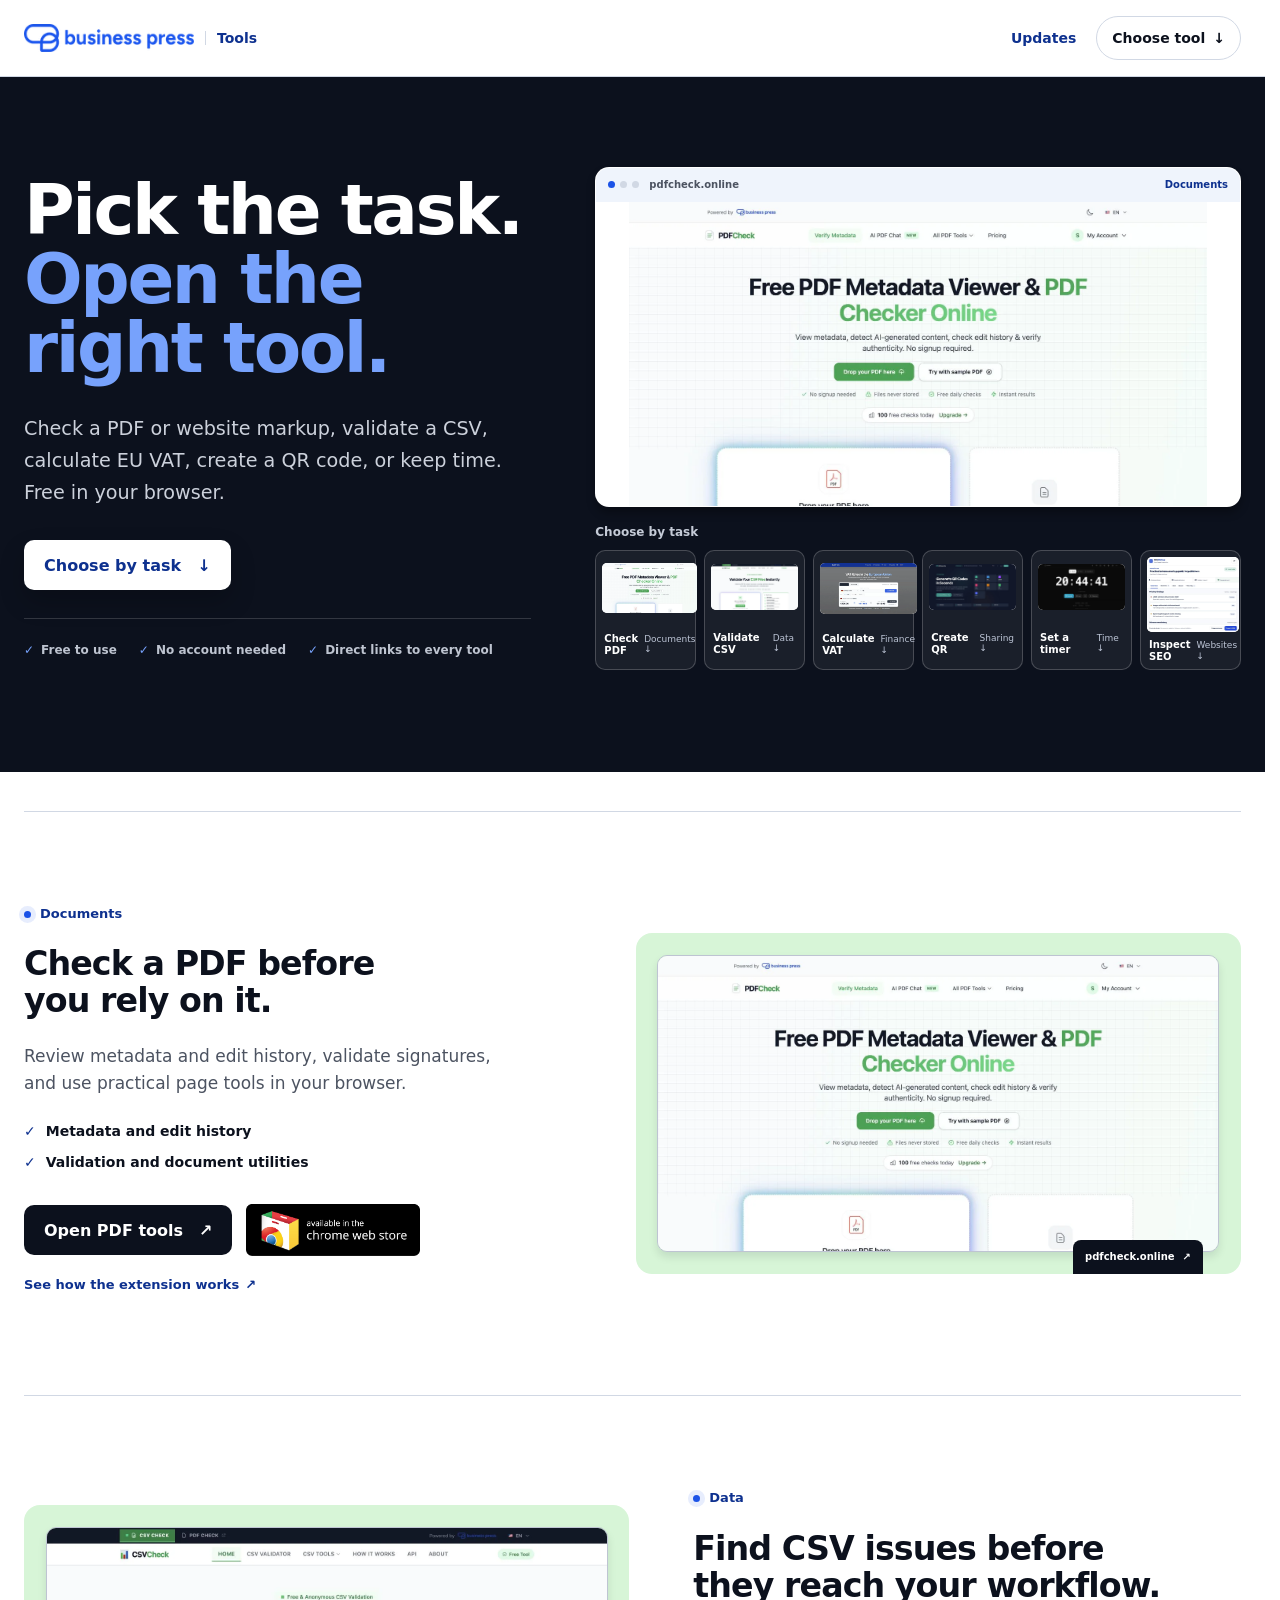
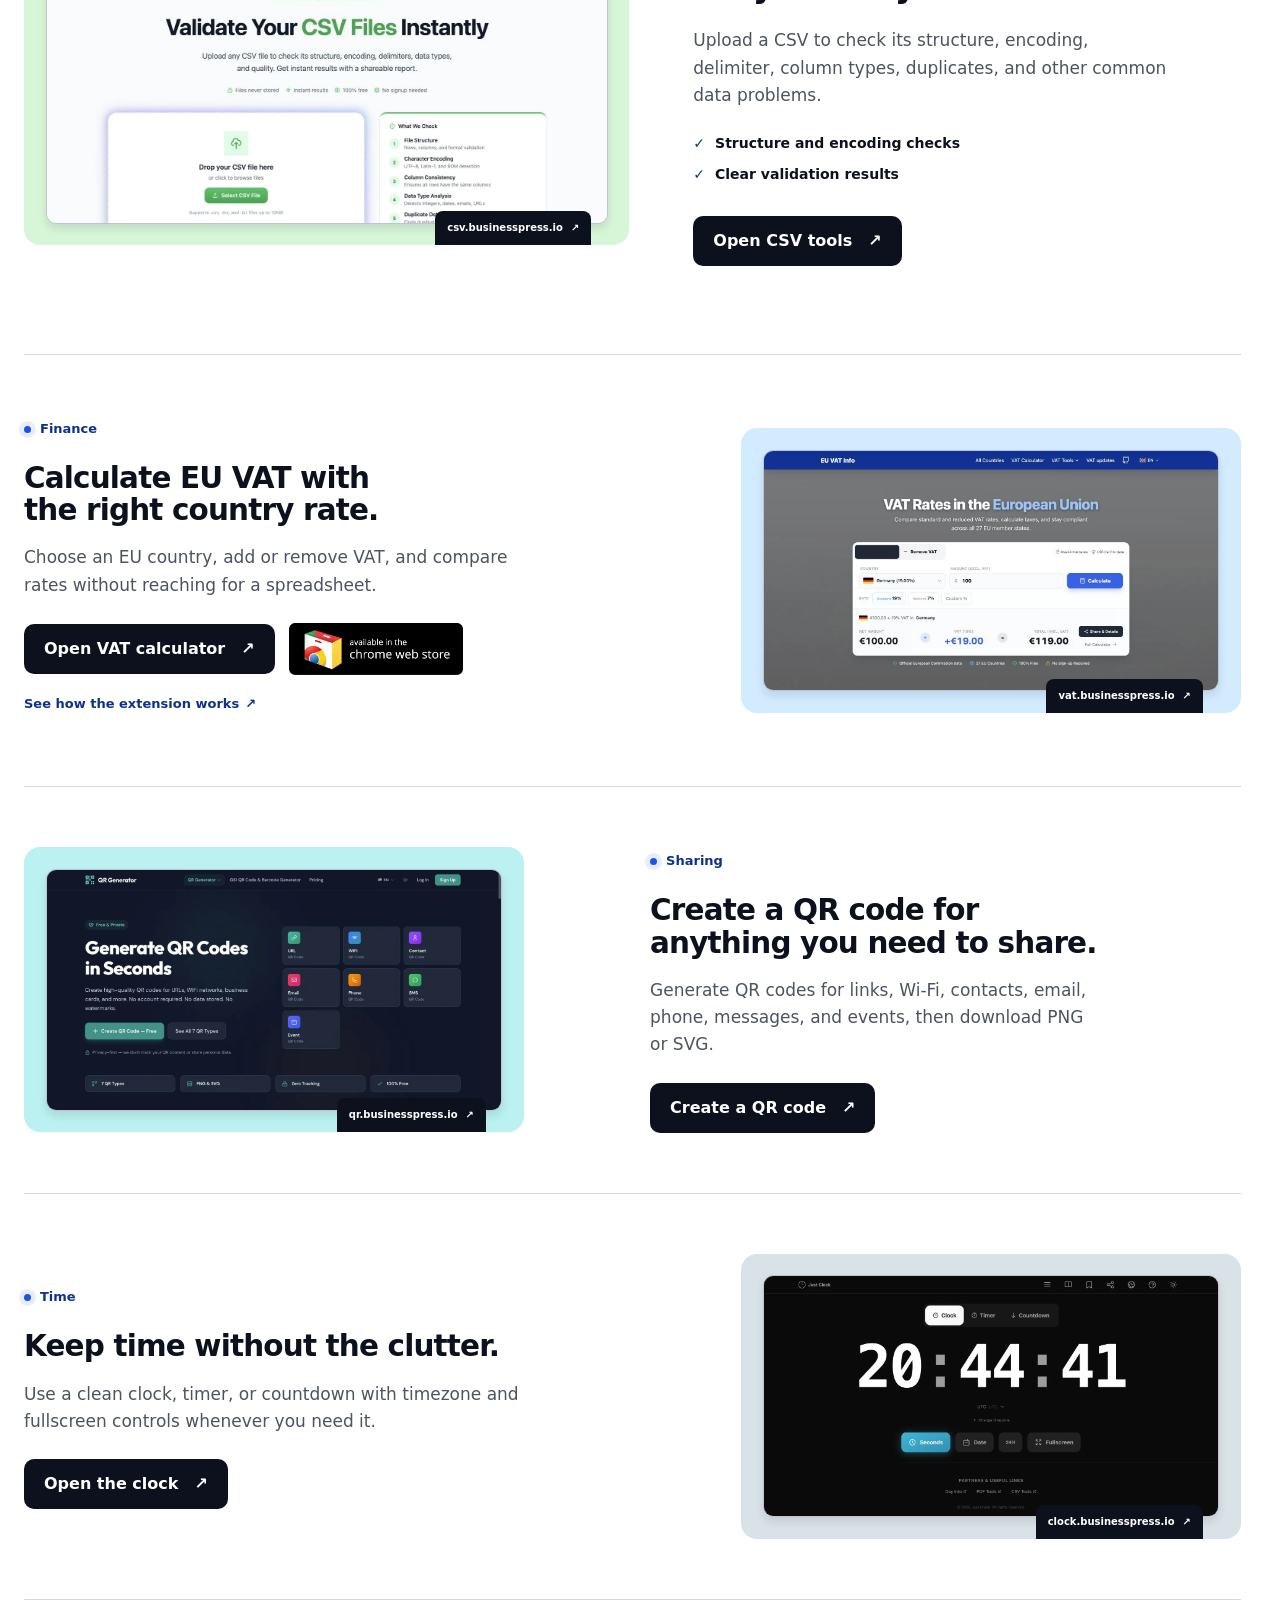
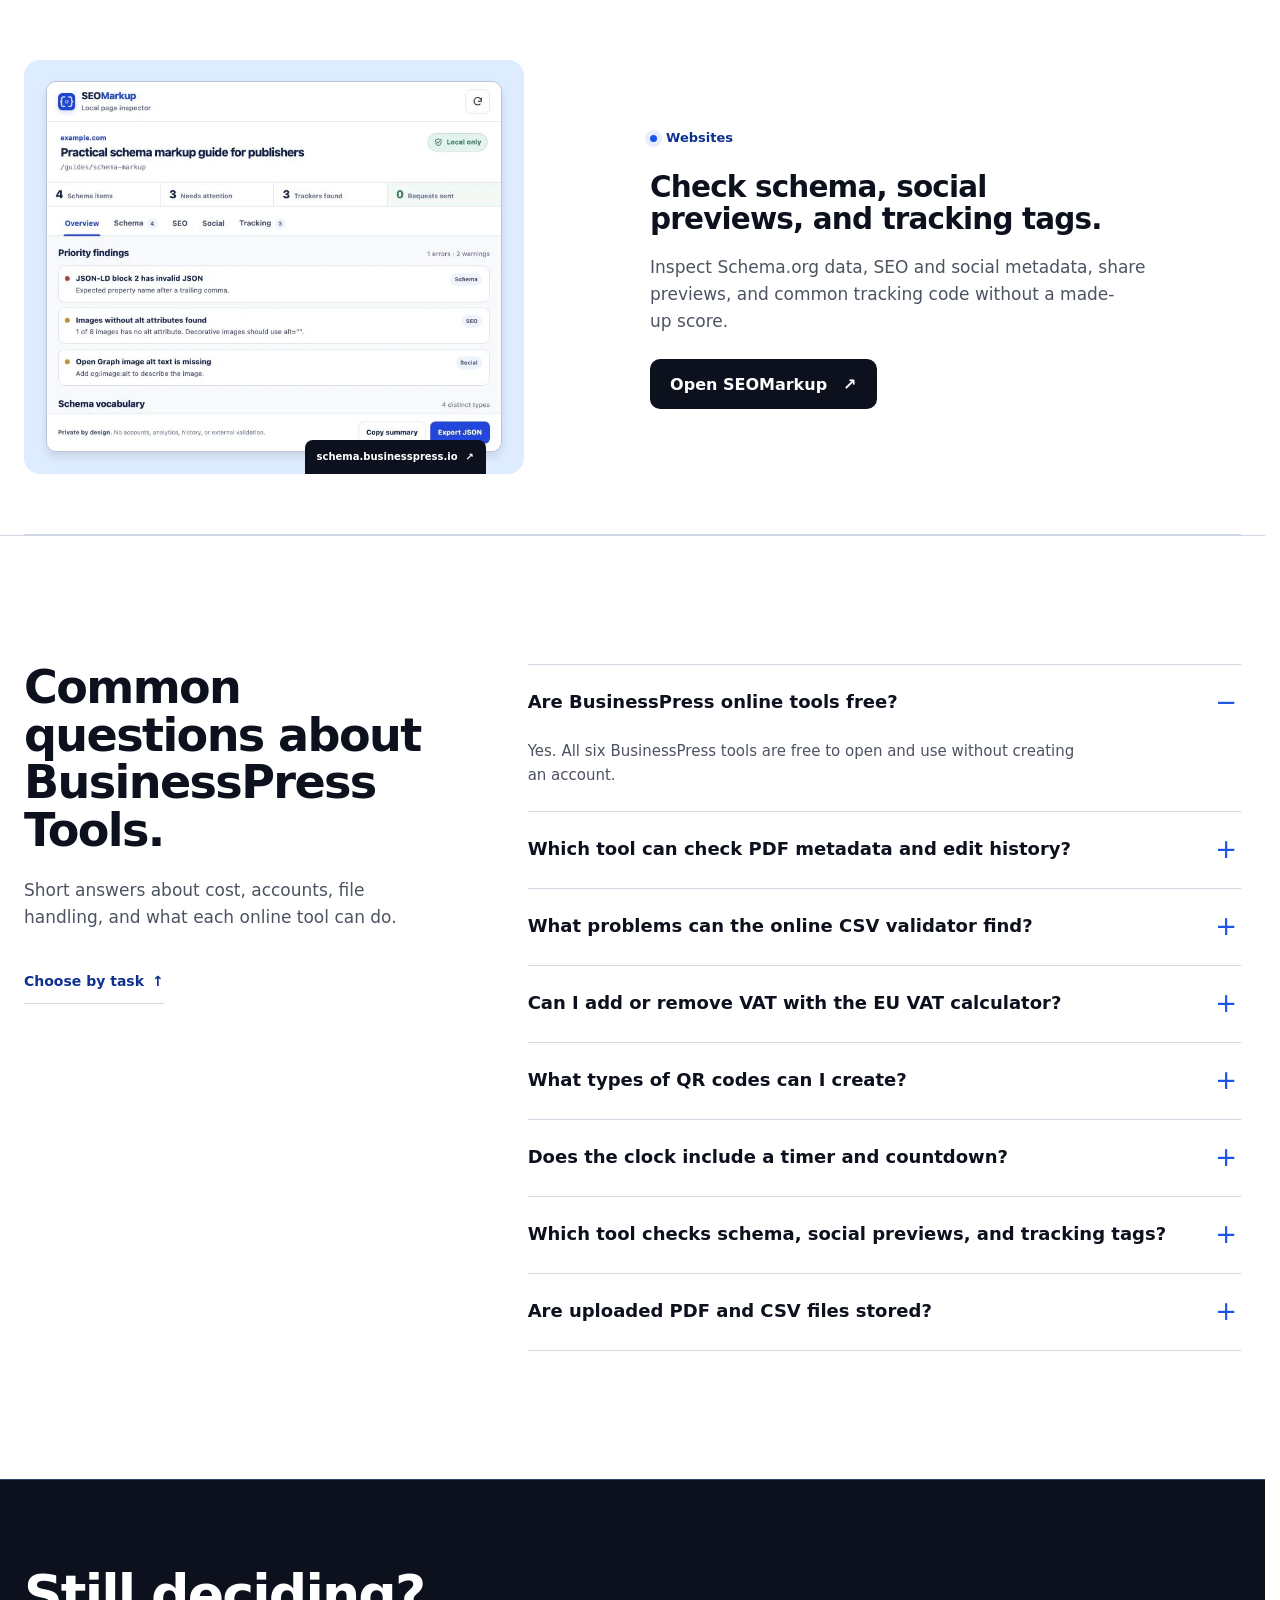
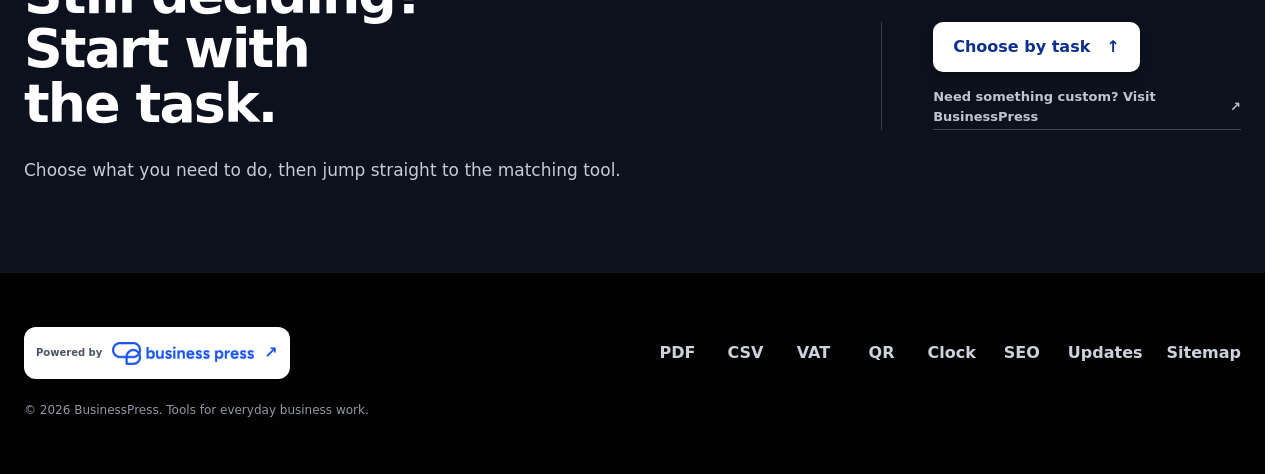
<file: public/index.html>
<!doctype html>
<html lang="en">
<head>
  <meta charset="utf-8">
  <meta name="viewport" content="width=device-width, initial-scale=1">
  <title>Free Online Business Tools | PDF, CSV, VAT, QR &amp; SEO</title>
  <meta name="description" content="Use free BusinessPress tools to check PDFs and SEO markup, validate CSV files, calculate EU VAT, create QR codes, and keep time.">
  <meta name="robots" content="index,follow,max-image-preview:large">
  <meta name="theme-color" content="#ffffff">
  <link rel="canonical" href="https://tools.businesspress.io/">
  <link rel="icon" href="favicon.svg?v=2" type="image/svg+xml">
  <link rel="stylesheet" href="assets/css/site.css?v=21">
  <script defer data-domain="tools.businesspress.io" src="https://stats.businesspress.io/js/script.js"></script>
  <meta property="og:type" content="website">
  <meta property="og:site_name" content="BusinessPress Tools">
  <meta property="og:title" content="Free Online Business Tools | BusinessPress">
  <meta property="og:description" content="Check PDFs and SEO markup, validate CSV files, calculate EU VAT, create QR codes, and keep time with free BusinessPress tools.">
  <meta property="og:url" content="https://tools.businesspress.io/">
  <meta property="og:image" content="https://tools.businesspress.io/assets/screenshots/pdf.webp">
  <meta property="og:image:alt" content="BusinessPress PDF metadata checker interface">
  <meta name="twitter:card" content="summary_large_image">
  <meta name="twitter:title" content="Free Online Business Tools | BusinessPress">
  <meta name="twitter:description" content="Free browser tools for PDF, CSV, EU VAT, QR codes, SEO markup, schema, social previews, and time.">
  <meta name="twitter:image" content="https://tools.businesspress.io/assets/screenshots/pdf.webp">
  <script type="application/ld+json">
    {
      "@context": "https://schema.org",
      "@graph": [
        {
          "@type": "CollectionPage",
          "@id": "https://tools.businesspress.io/#page",
          "url": "https://tools.businesspress.io/",
          "name": "Free Online Business Tools",
          "description": "Free online tools for checking PDFs and SEO markup, validating CSV files, calculating EU VAT, creating QR codes, and keeping time.",
          "isPartOf": {"@id": "https://tools.businesspress.io/#website"},
          "mainEntity": {"@id": "https://tools.businesspress.io/#tools"}
        },
        {
          "@type": "WebSite",
          "@id": "https://tools.businesspress.io/#website",
          "url": "https://tools.businesspress.io/",
          "name": "BusinessPress Tools",
          "publisher": {
            "@type": "Organization",
            "name": "BusinessPress",
            "url": "https://businesspress.io/",
            "logo": "https://tools.businesspress.io/assets/brand/businesspress-logo.png"
          }
        },
        {
          "@type": "ItemList",
          "@id": "https://tools.businesspress.io/#tools",
          "name": "BusinessPress online tools",
          "numberOfItems": 6,
          "itemListElement": [
            {"@type":"ListItem","position":1,"name":"PDF metadata checker and document tools","url":"https://pdfcheck.online/"},
            {"@type":"ListItem","position":2,"name":"Online CSV validator","url":"https://csv.businesspress.io/"},
            {"@type":"ListItem","position":3,"name":"EU VAT calculator","url":"https://vat.businesspress.io/"},
            {"@type":"ListItem","position":4,"name":"Free QR code generator","url":"https://qr.businesspress.io/"},
            {"@type":"ListItem","position":5,"name":"Online clock, timer, and countdown","url":"https://clock.businesspress.io/"},
            {"@type":"ListItem","position":6,"name":"Schema, SEO, social preview, and tracking checker","url":"https://schema.businesspress.io/"}
          ]
        },
        {
          "@type": "FAQPage",
          "@id": "https://tools.businesspress.io/#faq",
          "mainEntity": [
            {
              "@type": "Question",
              "name": "Are BusinessPress online tools free?",
              "acceptedAnswer": {
                "@type": "Answer",
                "text": "Yes. All six BusinessPress tools are free to open and use without creating an account."
              }
            },
            {
              "@type": "Question",
              "name": "Which tool can check PDF metadata and edit history?",
              "acceptedAnswer": {
                "@type": "Answer",
                "text": "BusinessPress PDF tools can review document metadata and edit history, validate signatures, and provide practical page utilities."
              }
            },
            {
              "@type": "Question",
              "name": "What problems can the online CSV validator find?",
              "acceptedAnswer": {
                "@type": "Answer",
                "text": "The CSV validator checks structure, encoding, delimiter use, column types, duplicates, and other common data problems."
              }
            },
            {
              "@type": "Question",
              "name": "Can I add or remove VAT with the EU VAT calculator?",
              "acceptedAnswer": {
                "@type": "Answer",
                "text": "Yes. Choose an EU country and use its VAT rate to add VAT to a net amount or remove VAT from a gross amount."
              }
            },
            {
              "@type": "Question",
              "name": "What types of QR codes can I create?",
              "acceptedAnswer": {
                "@type": "Answer",
                "text": "Create QR codes for links, Wi-Fi access, contacts, email, phone numbers, messages, and events, then download PNG or SVG."
              }
            },
            {
              "@type": "Question",
              "name": "Does the clock include a timer and countdown?",
              "acceptedAnswer": {
                "@type": "Answer",
                "text": "Yes. Just Clock includes a clean online clock, timer, and countdown with timezone and fullscreen controls."
              }
            },
            {
              "@type": "Question",
              "name": "Which tool checks schema, social previews, and tracking tags?",
              "acceptedAnswer": {
                "@type": "Answer",
                "text": "SEOMarkup checks Schema.org data, SEO and social metadata, approximate share previews, and common tracking tags from a public URL or a local Chrome extension."
              }
            },
            {
              "@type": "Question",
              "name": "Are uploaded PDF and CSV files stored?",
              "acceptedAnswer": {
                "@type": "Answer",
                "text": "The BusinessPress PDF and CSV tools state that submitted files are not stored. Check the privacy information inside each tool for current processing details."
              }
            }
          ]
        }
      ]
    }
  </script>
</head>
<body>
  <a class="skip-link" href="#main-content">Skip to content</a>

  <header class="site-header">
    <div class="shell header-inner">
      <a class="brand" href="/" aria-label="BusinessPress Tools home">
        <img class="brand-logo" src="assets/brand/businesspress-logo.png" width="200" height="32" alt="BusinessPress">
        <span class="brand-product">Tools</span>
      </a>
      <nav class="header-nav" aria-label="Primary">
        <a class="header-link" href="/updates/">Updates</a>
        <a class="header-cta" href="#tool-chooser">Choose tool <span aria-hidden="true">↓</span></a>
      </nav>
    </div>
  </header>

  <main id="main-content">
    <section class="hero hero-v2">
      <div class="shell hero-inner">
        <div class="hero-copy" data-reveal>
          <h1>Pick the task.<br><em>Open the right tool.</em></h1>
          <p class="hero-intro">Check a PDF or website markup, validate a CSV, calculate EU VAT, create a QR code, or keep time. Free in your browser.</p>
          <div class="hero-actions">
            <a class="button button-primary" href="#tool-chooser">Choose by task <span aria-hidden="true">↓</span></a>
          </div>
          <ul class="hero-assurances" aria-label="Tool assurances">
            <li>Free to use</li>
            <li>No account needed</li>
            <li>Direct links to every tool</li>
          </ul>
        </div>

        <div class="hero-visual">
          <div class="tool-deck" data-tool-deck>
            <div class="tool-deck-preview">
              <div class="tool-deck-window-bar">
                <span class="tool-deck-window-dots" aria-hidden="true"><i></i><i></i><i></i></span>
                <span data-tool-preview-domain>pdfcheck.online</span>
                <span data-tool-preview-category>Documents</span>
              </div>
              <img class="tool-deck-preview-image" data-tool-preview-image src="assets/screenshots/pdf.webp" width="1470" height="775" alt="PDF tools interface showing the metadata checker" fetchpriority="high">
            </div>

            <p class="tool-deck-heading">Choose by task</p>
            <nav class="tool-deck-options" id="tool-chooser" aria-label="Choose a BusinessPress tool by task">
              <a class="tool-deck-option" href="#pdf" aria-label="Preview PDF tools and view details below" data-tool-preview-option data-preview-src="assets/screenshots/pdf.webp" data-preview-alt="PDF tools interface showing the metadata checker" data-preview-domain="pdfcheck.online" data-preview-category="Documents">
                <img src="assets/screenshots/pdf.webp" width="1470" height="775" alt="">
                <span><strong>Check PDF</strong><small>Documents ↓</small></span>
              </a>
              <a class="tool-deck-option" href="#csv" aria-label="Preview CSV tools and view details below" data-tool-preview-option data-preview-src="assets/screenshots/csv.webp" data-preview-alt="CSV tools interface ready to validate a data file" data-preview-domain="csv.businesspress.io" data-preview-category="Data">
                <img src="assets/screenshots/csv.webp" width="1470" height="775" alt="">
                <span><strong>Validate CSV</strong><small>Data ↓</small></span>
              </a>
              <a class="tool-deck-option" href="#vat" aria-label="Preview EU VAT calculator and view details below" data-tool-preview-option data-preview-src="assets/screenshots/vat.webp" data-preview-alt="EU VAT info interface showing a VAT calculation" data-preview-domain="vat.businesspress.io" data-preview-category="Finance">
                <img src="assets/screenshots/vat.webp" width="1470" height="775" alt="">
                <span><strong>Calculate VAT</strong><small>Finance ↓</small></span>
              </a>
              <a class="tool-deck-option" href="#qr" aria-label="Preview QR generator and view details below" data-tool-preview-option data-preview-src="assets/screenshots/qr.webp" data-preview-alt="QR generator interface with QR types for URL, Wi-Fi and contacts" data-preview-domain="qr.businesspress.io" data-preview-category="Sharing">
                <img src="assets/screenshots/qr.webp" width="1462" height="771" alt="">
                <span><strong>Create QR</strong><small>Sharing ↓</small></span>
              </a>
              <a class="tool-deck-option" href="#clock" aria-label="Preview Just Clock and view details below" data-tool-preview-option data-preview-src="assets/screenshots/clock.webp" data-preview-alt="Just Clock interface with a large digital time display" data-preview-domain="clock.businesspress.io" data-preview-category="Time">
                <img src="assets/screenshots/clock.webp" width="1470" height="775" alt="">
                <span><strong>Set a timer</strong><small>Time ↓</small></span>
              </a>
              <a class="tool-deck-option" href="#schema" aria-label="Preview SEOMarkup and view details below" data-tool-preview-option data-preview-src="assets/screenshots/schema.webp" data-preview-alt="SEOMarkup interface showing schema findings, SEO metadata and tracking tags" data-preview-domain="schema.businesspress.io" data-preview-category="Websites">
                <img src="assets/screenshots/schema.webp" width="740" height="600" alt="">
                <span><strong>Inspect SEO</strong><small>Websites ↓</small></span>
              </a>
            </nav>
          </div>
        </div>
      </div>
    </section>

    <section class="toolbox shell" id="toolbox" aria-label="BusinessPress tools">
      <article class="tool-row tool-pdf" id="pdf" data-reveal>
        <div class="tool-copy">
          <span class="tool-category">Documents</span>
          <h2>Check a PDF before you rely on it.</h2>
          <p>Review metadata and edit history, validate signatures, and use practical page tools in your browser.</p>
          <ul class="feature-list" aria-label="PDF tool highlights">
            <li>Metadata and edit history</li>
            <li>Validation and document utilities</li>
          </ul>
          <div class="tool-actions">
            <a class="button button-dark" href="https://pdfcheck.online/?utm_source=tools.businesspress.io&amp;utm_medium=referral&amp;utm_campaign=businesspress_tools_hub" target="_blank" rel="noopener noreferrer" data-track-tool-open data-track-tool="pdf" data-track-location="details" data-track-element="button">Open PDF tools <span aria-hidden="true">↗</span></a>
            <a class="chrome-store-badge" href="https://chromewebstore.google.com/detail/pdfcheck-pdf-analysis-too/nggkjpbbjpgkicbmmagejepipmjnfkbi?utm_source=tools.businesspress.io&amp;utm_medium=referral&amp;utm_campaign=businesspress_tools_hub" target="_blank" rel="noopener noreferrer" aria-label="Get PDFCheck on the Chrome Web Store">
              <img src="assets/extensions/chrome-web-store-badge.png" width="567" height="171" loading="lazy" decoding="async" alt="Available in the Chrome Web Store">
            </a>
          </div>
          <a class="extension-overview" href="https://pdfcheck.online/chrome-extension?utm_source=tools.businesspress.io&amp;utm_medium=referral&amp;utm_campaign=businesspress_tools_hub" target="_blank" rel="noopener noreferrer">See how the extension works <span aria-hidden="true">↗</span></a>
        </div>
        <a class="screenshot-wrap" href="https://pdfcheck.online/?utm_source=tools.businesspress.io&amp;utm_medium=referral&amp;utm_campaign=businesspress_tools_hub" target="_blank" rel="noopener noreferrer" aria-label="Open PDF tools" data-track-tool-open data-track-tool="pdf" data-track-location="details" data-track-element="screenshot">
          <span class="screenshot-label">pdfcheck.online <span aria-hidden="true">↗</span></span>
          <img src="assets/screenshots/pdf.webp" width="1470" height="775" loading="lazy" decoding="async" alt="PDF tools interface with a document metadata checker">
        </a>
      </article>

      <article class="tool-row tool-csv tool-row-reverse" id="csv" data-reveal>
        <div class="tool-copy">
          <span class="tool-category">Data</span>
          <h2>Find CSV issues before they reach your workflow.</h2>
          <p>Upload a CSV to check its structure, encoding, delimiter, column types, duplicates, and other common data problems.</p>
          <ul class="feature-list" aria-label="CSV tool highlights">
            <li>Structure and encoding checks</li>
            <li>Clear validation results</li>
          </ul>
          <a class="button button-dark" href="https://csv.businesspress.io/?utm_source=tools.businesspress.io&amp;utm_medium=referral&amp;utm_campaign=businesspress_tools_hub" target="_blank" rel="noopener noreferrer" data-track-tool-open data-track-tool="csv" data-track-location="details" data-track-element="button">Open CSV tools <span aria-hidden="true">↗</span></a>
        </div>
        <a class="screenshot-wrap" href="https://csv.businesspress.io/?utm_source=tools.businesspress.io&amp;utm_medium=referral&amp;utm_campaign=businesspress_tools_hub" target="_blank" rel="noopener noreferrer" aria-label="Open CSV tools" data-track-tool-open data-track-tool="csv" data-track-location="details" data-track-element="screenshot">
          <span class="screenshot-label">csv.businesspress.io <span aria-hidden="true">↗</span></span>
          <img src="assets/screenshots/csv.webp" width="1470" height="775" loading="lazy" decoding="async" alt="CSV tools interface ready to validate a data file">
        </a>
      </article>

      <article class="tool-row tool-vat tool-row-compact" id="vat" data-reveal>
        <div class="tool-copy">
          <span class="tool-category">Finance</span>
          <h2>Calculate EU VAT with the right country rate.</h2>
          <p>Choose an EU country, add or remove VAT, and compare rates without reaching for a spreadsheet.</p>
          <div class="tool-actions">
            <a class="button button-dark" href="https://vat.businesspress.io/?utm_source=tools.businesspress.io&amp;utm_medium=referral&amp;utm_campaign=businesspress_tools_hub" target="_blank" rel="noopener noreferrer" data-track-tool-open data-track-tool="vat" data-track-location="details" data-track-element="button">Open VAT calculator <span aria-hidden="true">↗</span></a>
            <a class="chrome-store-badge" href="https://chromewebstore.google.com/detail/eu-vat-calculator/fifmbbpgopnifnoginhmjjedjnabdkka?utm_source=tools.businesspress.io&amp;utm_medium=referral&amp;utm_campaign=businesspress_tools_hub" target="_blank" rel="noopener noreferrer" aria-label="Get EU VAT Calculator on the Chrome Web Store">
              <img src="assets/extensions/chrome-web-store-badge.png" width="567" height="171" loading="lazy" decoding="async" alt="Available in the Chrome Web Store">
            </a>
          </div>
          <a class="extension-overview" href="https://vat.businesspress.io/chrome-extension?utm_source=tools.businesspress.io&amp;utm_medium=referral&amp;utm_campaign=businesspress_tools_hub" target="_blank" rel="noopener noreferrer">See how the extension works <span aria-hidden="true">↗</span></a>
        </div>
        <a class="screenshot-wrap" href="https://vat.businesspress.io/?utm_source=tools.businesspress.io&amp;utm_medium=referral&amp;utm_campaign=businesspress_tools_hub" target="_blank" rel="noopener noreferrer" aria-label="Open VAT calculator" data-track-tool-open data-track-tool="vat" data-track-location="details" data-track-element="screenshot">
          <span class="screenshot-label">vat.businesspress.io <span aria-hidden="true">↗</span></span>
          <img src="assets/screenshots/vat.webp" width="1470" height="775" loading="lazy" decoding="async" alt="EU VAT info interface showing a VAT calculation">
        </a>
      </article>

      <article class="tool-row tool-qr tool-row-reverse tool-row-compact" id="qr" data-reveal>
        <div class="tool-copy">
          <span class="tool-category">Sharing</span>
          <h2>Create a QR code for anything you need to share.</h2>
          <p>Generate QR codes for links, Wi-Fi, contacts, email, phone, messages, and events, then download PNG or SVG.</p>
          <a class="button button-dark" href="https://qr.businesspress.io/?utm_source=tools.businesspress.io&amp;utm_medium=referral&amp;utm_campaign=businesspress_tools_hub" target="_blank" rel="noopener noreferrer" data-track-tool-open data-track-tool="qr" data-track-location="details" data-track-element="button">Create a QR code <span aria-hidden="true">↗</span></a>
        </div>
        <a class="screenshot-wrap" href="https://qr.businesspress.io/?utm_source=tools.businesspress.io&amp;utm_medium=referral&amp;utm_campaign=businesspress_tools_hub" target="_blank" rel="noopener noreferrer" aria-label="Create a QR code" data-track-tool-open data-track-tool="qr" data-track-location="details" data-track-element="screenshot">
          <span class="screenshot-label">qr.businesspress.io <span aria-hidden="true">↗</span></span>
          <img src="assets/screenshots/qr.webp" width="1462" height="771" loading="lazy" decoding="async" alt="QR generator interface with QR types for URL, Wi-Fi and contacts">
        </a>
      </article>

      <article class="tool-row tool-clock tool-row-compact" id="clock" data-reveal>
        <div class="tool-copy">
          <span class="tool-category">Time</span>
          <h2>Keep time without the clutter.</h2>
          <p>Use a clean clock, timer, or countdown with timezone and fullscreen controls whenever you need it.</p>
          <a class="button button-dark" href="https://clock.businesspress.io/?utm_source=tools.businesspress.io&amp;utm_medium=referral&amp;utm_campaign=businesspress_tools_hub" target="_blank" rel="noopener noreferrer" data-track-tool-open data-track-tool="clock" data-track-location="details" data-track-element="button">Open the clock <span aria-hidden="true">↗</span></a>
        </div>
        <a class="screenshot-wrap" href="https://clock.businesspress.io/?utm_source=tools.businesspress.io&amp;utm_medium=referral&amp;utm_campaign=businesspress_tools_hub" target="_blank" rel="noopener noreferrer" aria-label="Open the clock" data-track-tool-open data-track-tool="clock" data-track-location="details" data-track-element="screenshot">
          <span class="screenshot-label">clock.businesspress.io <span aria-hidden="true">↗</span></span>
          <img src="assets/screenshots/clock.webp" width="1470" height="775" loading="lazy" decoding="async" alt="Just Clock interface with a large digital time display">
        </a>
      </article>

      <article class="tool-row tool-schema tool-row-reverse tool-row-compact" id="schema" data-reveal>
        <div class="tool-copy">
          <span class="tool-category">Websites</span>
          <h2>Check schema, social previews, and tracking tags.</h2>
          <p>Inspect Schema.org data, SEO and social metadata, share previews, and common tracking code without a made-up score.</p>
          <a class="button button-dark" href="https://schema.businesspress.io/?utm_source=tools.businesspress.io&amp;utm_medium=referral&amp;utm_campaign=businesspress_tools_hub" target="_blank" rel="noopener noreferrer" data-track-tool-open data-track-tool="schema" data-track-location="details" data-track-element="button">Open SEOMarkup <span aria-hidden="true">↗</span></a>
        </div>
        <a class="screenshot-wrap" href="https://schema.businesspress.io/?utm_source=tools.businesspress.io&amp;utm_medium=referral&amp;utm_campaign=businesspress_tools_hub" target="_blank" rel="noopener noreferrer" aria-label="Open SEOMarkup" data-track-tool-open data-track-tool="schema" data-track-location="details" data-track-element="screenshot">
          <span class="screenshot-label">schema.businesspress.io <span aria-hidden="true">↗</span></span>
          <img src="assets/screenshots/schema.webp" width="740" height="600" loading="lazy" decoding="async" alt="SEOMarkup report showing schema findings, SEO metadata, social previews, and tracking tags">
        </a>
      </article>
    </section>

    <section class="faq-section" id="faq" aria-labelledby="faq-title">
      <div class="shell faq-layout">
        <div class="faq-heading" data-reveal>
          <h2 id="faq-title">Common questions about BusinessPress Tools.</h2>
          <p>Short answers about cost, accounts, file handling, and what each online tool can do.</p>
          <a href="#tool-chooser">Choose by task <span aria-hidden="true">↑</span></a>
        </div>

        <div class="faq-list" data-reveal>
          <details open>
            <summary>Are BusinessPress online tools free?</summary>
            <p>Yes. All six BusinessPress tools are free to open and use without creating an account.</p>
          </details>
          <details>
            <summary>Which tool can check PDF metadata and edit history?</summary>
            <p>BusinessPress PDF tools can review document metadata and edit history, validate signatures, and provide practical page utilities.</p>
          </details>
          <details>
            <summary>What problems can the online CSV validator find?</summary>
            <p>The CSV validator checks structure, encoding, delimiter use, column types, duplicates, and other common data problems.</p>
          </details>
          <details>
            <summary>Can I add or remove VAT with the EU VAT calculator?</summary>
            <p>Yes. Choose an EU country and use its VAT rate to add VAT to a net amount or remove VAT from a gross amount.</p>
          </details>
          <details>
            <summary>What types of QR codes can I create?</summary>
            <p>Create QR codes for links, Wi-Fi access, contacts, email, phone numbers, messages, and events, then download PNG or SVG.</p>
          </details>
          <details>
            <summary>Does the clock include a timer and countdown?</summary>
            <p>Yes. Just Clock includes a clean online clock, timer, and countdown with timezone and fullscreen controls.</p>
          </details>
          <details>
            <summary>Which tool checks schema, social previews, and tracking tags?</summary>
            <p>SEOMarkup checks Schema.org data, SEO and social metadata, approximate share previews, and common tracking tags from a public URL or a local Chrome extension.</p>
          </details>
          <details>
            <summary>Are uploaded PDF and CSV files stored?</summary>
            <p>The BusinessPress PDF and CSV tools state that submitted files are not stored. Check the privacy information inside each tool for current processing details.</p>
          </details>
        </div>
      </div>
    </section>

    <section class="closing-section">
      <div class="shell closing" data-reveal>
        <div class="closing-copy">
          <h2>Still deciding? Start with the task.</h2>
          <p class="closing-intro">Choose what you need to do, then jump straight to the matching tool.</p>
        </div>
        <div class="closing-action">
          <a class="button button-light" href="#tool-chooser">Choose by task <span aria-hidden="true">↑</span></a>
          <a class="closing-secondary" href="https://businesspress.io/?utm_source=tools.businesspress.io&amp;utm_medium=referral&amp;utm_campaign=businesspress_tools_hub" target="_blank" rel="noopener noreferrer">Need something custom? Visit BusinessPress <span aria-hidden="true">↗</span></a>
        </div>
      </div>
    </section>
  </main>

  <footer>
    <div class="shell footer-grid">
      <a class="powered-by" href="https://businesspress.io/?utm_source=tools.businesspress.io&amp;utm_medium=referral&amp;utm_campaign=businesspress_tools_hub" target="_blank" rel="noopener noreferrer" aria-label="Powered by BusinessPress, opens in a new tab">
        <span class="powered-label">Powered by</span>
        <img class="powered-logo" src="assets/brand/businesspress-logo.png" width="200" height="32" alt="">
        <span class="powered-arrow" aria-hidden="true">↗</span>
      </a>
      <div class="footer-links" aria-label="Tool links">
        <a href="https://pdfcheck.online/?utm_source=tools.businesspress.io&amp;utm_medium=referral&amp;utm_campaign=businesspress_tools_hub" target="_blank" rel="noopener noreferrer" data-track-tool-open data-track-tool="pdf" data-track-location="footer" data-track-element="text-link">PDF</a>
        <a href="https://csv.businesspress.io/?utm_source=tools.businesspress.io&amp;utm_medium=referral&amp;utm_campaign=businesspress_tools_hub" target="_blank" rel="noopener noreferrer" data-track-tool-open data-track-tool="csv" data-track-location="footer" data-track-element="text-link">CSV</a>
        <a href="https://vat.businesspress.io/?utm_source=tools.businesspress.io&amp;utm_medium=referral&amp;utm_campaign=businesspress_tools_hub" target="_blank" rel="noopener noreferrer" data-track-tool-open data-track-tool="vat" data-track-location="footer" data-track-element="text-link">VAT</a>
        <a href="https://qr.businesspress.io/?utm_source=tools.businesspress.io&amp;utm_medium=referral&amp;utm_campaign=businesspress_tools_hub" target="_blank" rel="noopener noreferrer" data-track-tool-open data-track-tool="qr" data-track-location="footer" data-track-element="text-link">QR</a>
        <a href="https://clock.businesspress.io/?utm_source=tools.businesspress.io&amp;utm_medium=referral&amp;utm_campaign=businesspress_tools_hub" target="_blank" rel="noopener noreferrer" data-track-tool-open data-track-tool="clock" data-track-location="footer" data-track-element="text-link">Clock</a>
        <a href="https://schema.businesspress.io/?utm_source=tools.businesspress.io&amp;utm_medium=referral&amp;utm_campaign=businesspress_tools_hub" target="_blank" rel="noopener noreferrer" data-track-tool-open data-track-tool="schema" data-track-location="footer" data-track-element="text-link">SEO</a>
        <a href="/updates/">Updates</a>
        <a href="/sitemap/">Sitemap</a>
      </div>
      <p>© <span data-year>2026</span> BusinessPress. Tools for everyday business work.</p>
    </div>
  </footer>

  <noscript><p class="noscript">JavaScript is off. Everything still works. Each tool link is available above.</p></noscript>
  <script src="assets/js/site.js?v=4" defer></script>
</body>
</html>
</file>
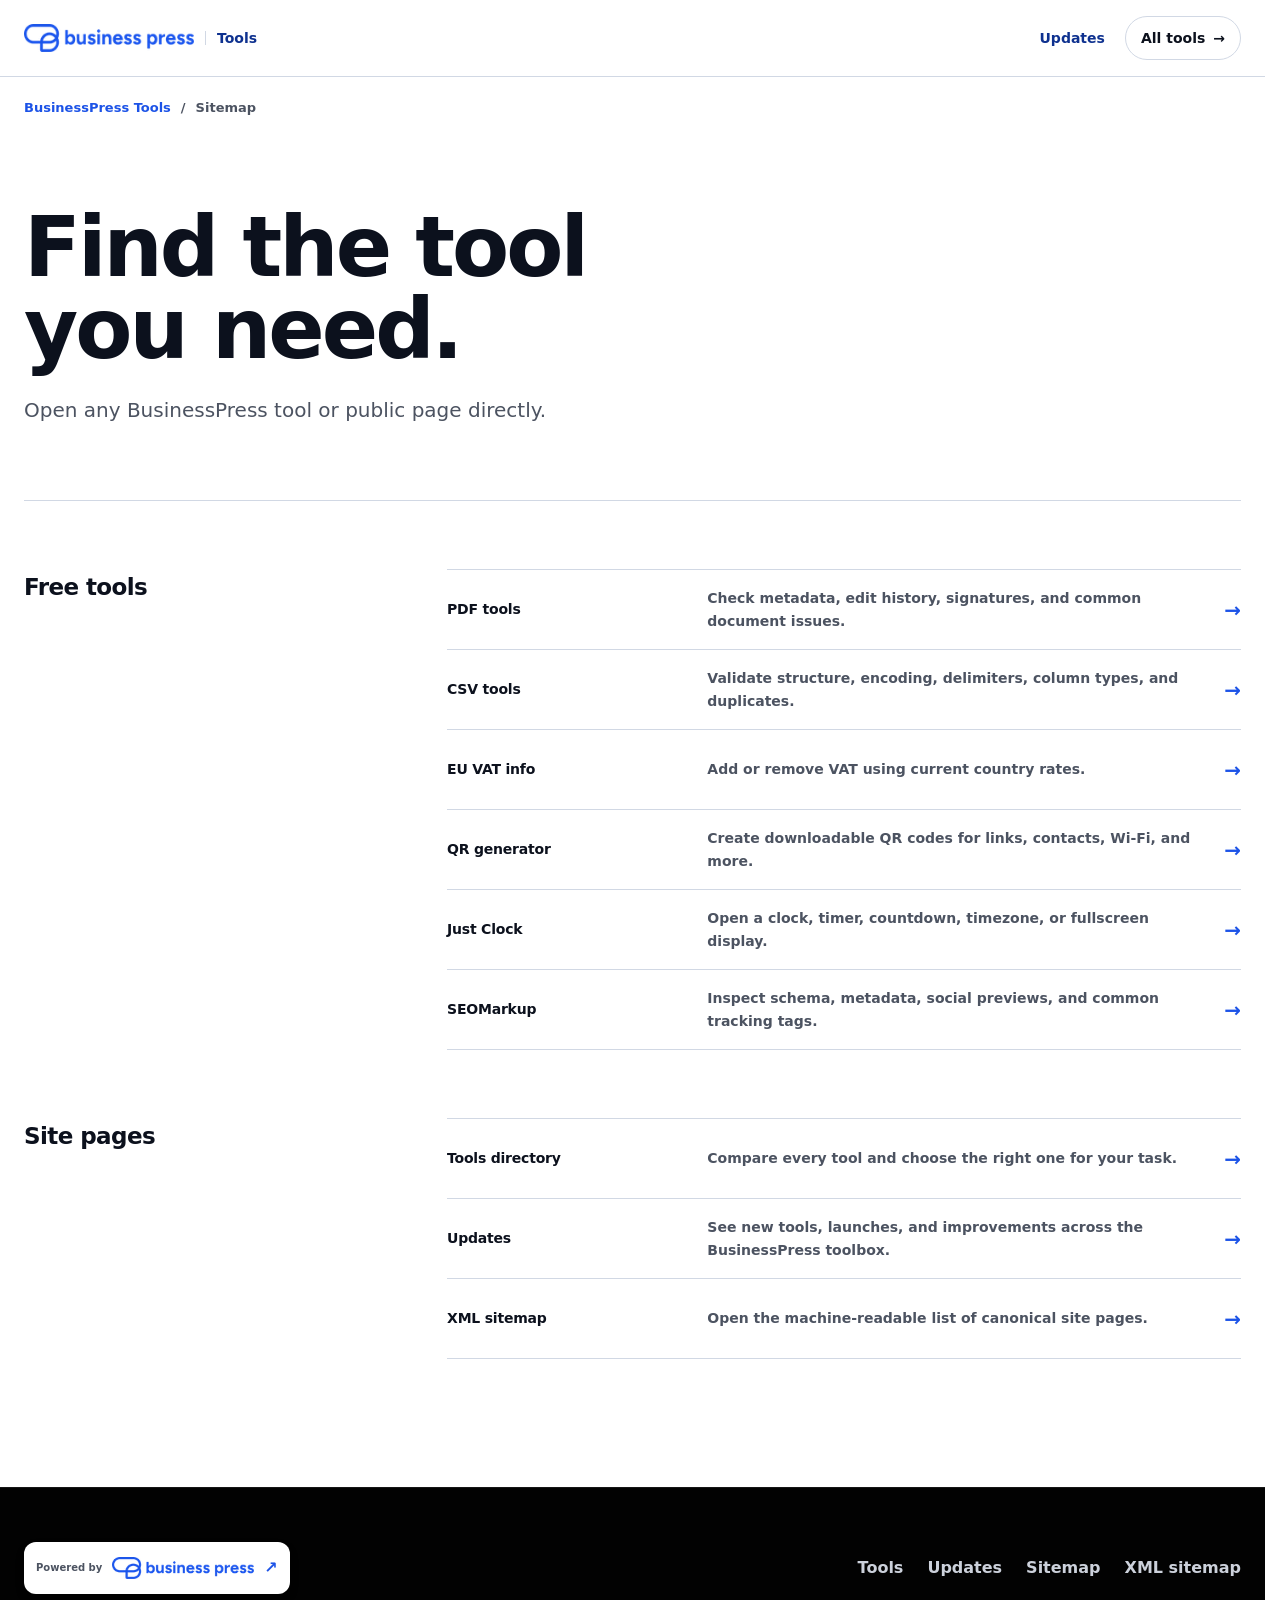
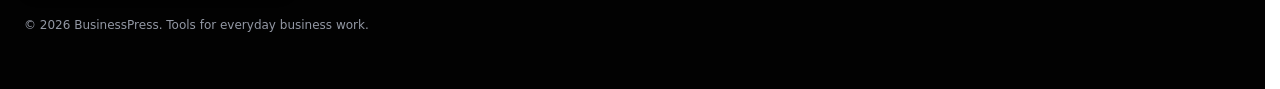
<file: public/sitemap/index.html>
<!doctype html>
<html lang="en">
<head>
  <meta charset="utf-8">
  <meta name="viewport" content="width=device-width, initial-scale=1">
  <title>Sitemap | BusinessPress Tools</title>
  <meta name="description" content="Browse every free BusinessPress tool and the public pages on tools.businesspress.io.">
  <meta name="robots" content="index,follow,max-image-preview:large">
  <meta name="theme-color" content="#ffffff">
  <link rel="canonical" href="https://tools.businesspress.io/sitemap/">
  <link rel="icon" href="../favicon.svg?v=2" type="image/svg+xml">
  <link rel="stylesheet" href="../assets/css/site.css?v=21">
  <script defer data-domain="tools.businesspress.io" src="https://stats.businesspress.io/js/script.js"></script>
  <script type="application/ld+json">
    {
      "@context": "https://schema.org",
      "@type": "CollectionPage",
      "@id": "https://tools.businesspress.io/sitemap/#page",
      "url": "https://tools.businesspress.io/sitemap/",
      "name": "BusinessPress Tools sitemap",
      "description": "Browse every free BusinessPress tool and the public pages on tools.businesspress.io.",
      "isPartOf": {"@id": "https://tools.businesspress.io/#website"},
      "mainEntity": {
        "@type": "ItemList",
        "numberOfItems": 6,
        "itemListElement": [
          {"@type":"ListItem","position":1,"name":"PDF tools","url":"https://pdfcheck.online/"},
          {"@type":"ListItem","position":2,"name":"CSV tools","url":"https://csv.businesspress.io/"},
          {"@type":"ListItem","position":3,"name":"EU VAT info","url":"https://vat.businesspress.io/"},
          {"@type":"ListItem","position":4,"name":"QR generator","url":"https://qr.businesspress.io/"},
          {"@type":"ListItem","position":5,"name":"Just Clock","url":"https://clock.businesspress.io/"},
          {"@type":"ListItem","position":6,"name":"SEOMarkup","url":"https://schema.businesspress.io/"}
        ]
      }
    }
  </script>
</head>
<body class="sitemap-page">
  <!--
    THESIS: A direct directory makes every tool and public site page findable in one scan.
    OWN-WORLD: White catalog surface, deep ink type, cobalt actions, and crisp horizontal rules.
    STORY: Find a practical task, understand the destination, and open the right tool immediately.
    FIRST VIEWPORT: Familiar BusinessPress header, direct title, and the tool index starting above the fold.
    FORM: Read-mode directory extending the established Tools system; seed key: workshop-sitemap-index.
    FINISH: unreviewed and undocumented is unfinished; this build ends with the finish review, the verdict, and DESIGN.md
  -->
  <a class="skip-link" href="#main-content">Skip to content</a>
  <header class="site-header">
    <div class="shell header-inner">
      <a class="brand" href="/" aria-label="BusinessPress Tools home">
        <img class="brand-logo" src="../assets/brand/businesspress-logo.png" width="200" height="32" alt="BusinessPress">
        <span class="brand-product">Tools</span>
      </a>
      <nav class="header-nav" aria-label="Primary">
        <a class="header-link" href="/updates/">Updates</a>
        <a class="header-cta" href="/">All tools <span aria-hidden="true">→</span></a>
      </nav>
    </div>
  </header>

  <main id="main-content" class="shell sitemap-shell">
    <nav class="sitemap-breadcrumb" aria-label="Breadcrumb"><a href="/">BusinessPress Tools</a><span aria-hidden="true">/</span><span>Sitemap</span></nav>
    <header class="sitemap-intro">
      <h1>Find the tool you need.</h1>
      <p>Open any BusinessPress tool or public page directly.</p>
    </header>

    <section class="sitemap-group" aria-labelledby="tools-title">
      <h2 id="tools-title">Free tools</h2>
      <nav class="sitemap-links" aria-label="BusinessPress tools">
        <a href="https://pdfcheck.online/?utm_source=tools.businesspress.io&amp;utm_medium=referral&amp;utm_campaign=businesspress_tools_hub" target="_blank" rel="noopener noreferrer"><span>PDF tools</span><small>Check metadata, edit history, signatures, and common document issues.</small></a>
        <a href="https://csv.businesspress.io/?utm_source=tools.businesspress.io&amp;utm_medium=referral&amp;utm_campaign=businesspress_tools_hub" target="_blank" rel="noopener noreferrer"><span>CSV tools</span><small>Validate structure, encoding, delimiters, column types, and duplicates.</small></a>
        <a href="https://vat.businesspress.io/?utm_source=tools.businesspress.io&amp;utm_medium=referral&amp;utm_campaign=businesspress_tools_hub" target="_blank" rel="noopener noreferrer"><span>EU VAT info</span><small>Add or remove VAT using current country rates.</small></a>
        <a href="https://qr.businesspress.io/?utm_source=tools.businesspress.io&amp;utm_medium=referral&amp;utm_campaign=businesspress_tools_hub" target="_blank" rel="noopener noreferrer"><span>QR generator</span><small>Create downloadable QR codes for links, contacts, Wi-Fi, and more.</small></a>
        <a href="https://clock.businesspress.io/?utm_source=tools.businesspress.io&amp;utm_medium=referral&amp;utm_campaign=businesspress_tools_hub" target="_blank" rel="noopener noreferrer"><span>Just Clock</span><small>Open a clock, timer, countdown, timezone, or fullscreen display.</small></a>
        <a href="https://schema.businesspress.io/?utm_source=tools.businesspress.io&amp;utm_medium=referral&amp;utm_campaign=businesspress_tools_hub" target="_blank" rel="noopener noreferrer"><span>SEOMarkup</span><small>Inspect schema, metadata, social previews, and common tracking tags.</small></a>
      </nav>
    </section>

    <section class="sitemap-group" aria-labelledby="pages-title">
      <h2 id="pages-title">Site pages</h2>
      <nav class="sitemap-links" aria-label="BusinessPress Tools site pages">
        <a href="/"><span>Tools directory</span><small>Compare every tool and choose the right one for your task.</small></a>
        <a href="/updates/"><span>Updates</span><small>See new tools, launches, and improvements across the BusinessPress toolbox.</small></a>
        <a href="/sitemap.xml"><span>XML sitemap</span><small>Open the machine-readable list of canonical site pages.</small></a>
      </nav>
    </section>
  </main>

  <footer>
    <div class="shell footer-grid">
      <a class="powered-by" href="https://businesspress.io/?utm_source=tools.businesspress.io&amp;utm_medium=referral&amp;utm_campaign=businesspress_tools_hub" target="_blank" rel="noopener noreferrer" aria-label="Powered by BusinessPress, opens in a new tab">
        <span class="powered-label">Powered by</span>
        <img class="powered-logo" src="../assets/brand/businesspress-logo.png" width="200" height="32" alt="">
        <span class="powered-arrow" aria-hidden="true">↗</span>
      </a>
      <div class="footer-links" aria-label="Site links">
        <a href="/">Tools</a>
        <a href="/updates/">Updates</a>
        <a href="/sitemap/" aria-current="page">Sitemap</a>
        <a href="/sitemap.xml">XML sitemap</a>
      </div>
      <p>© 2026 BusinessPress. Tools for everyday business work.</p>
    </div>
  </footer>
</body>
</html>
</file>
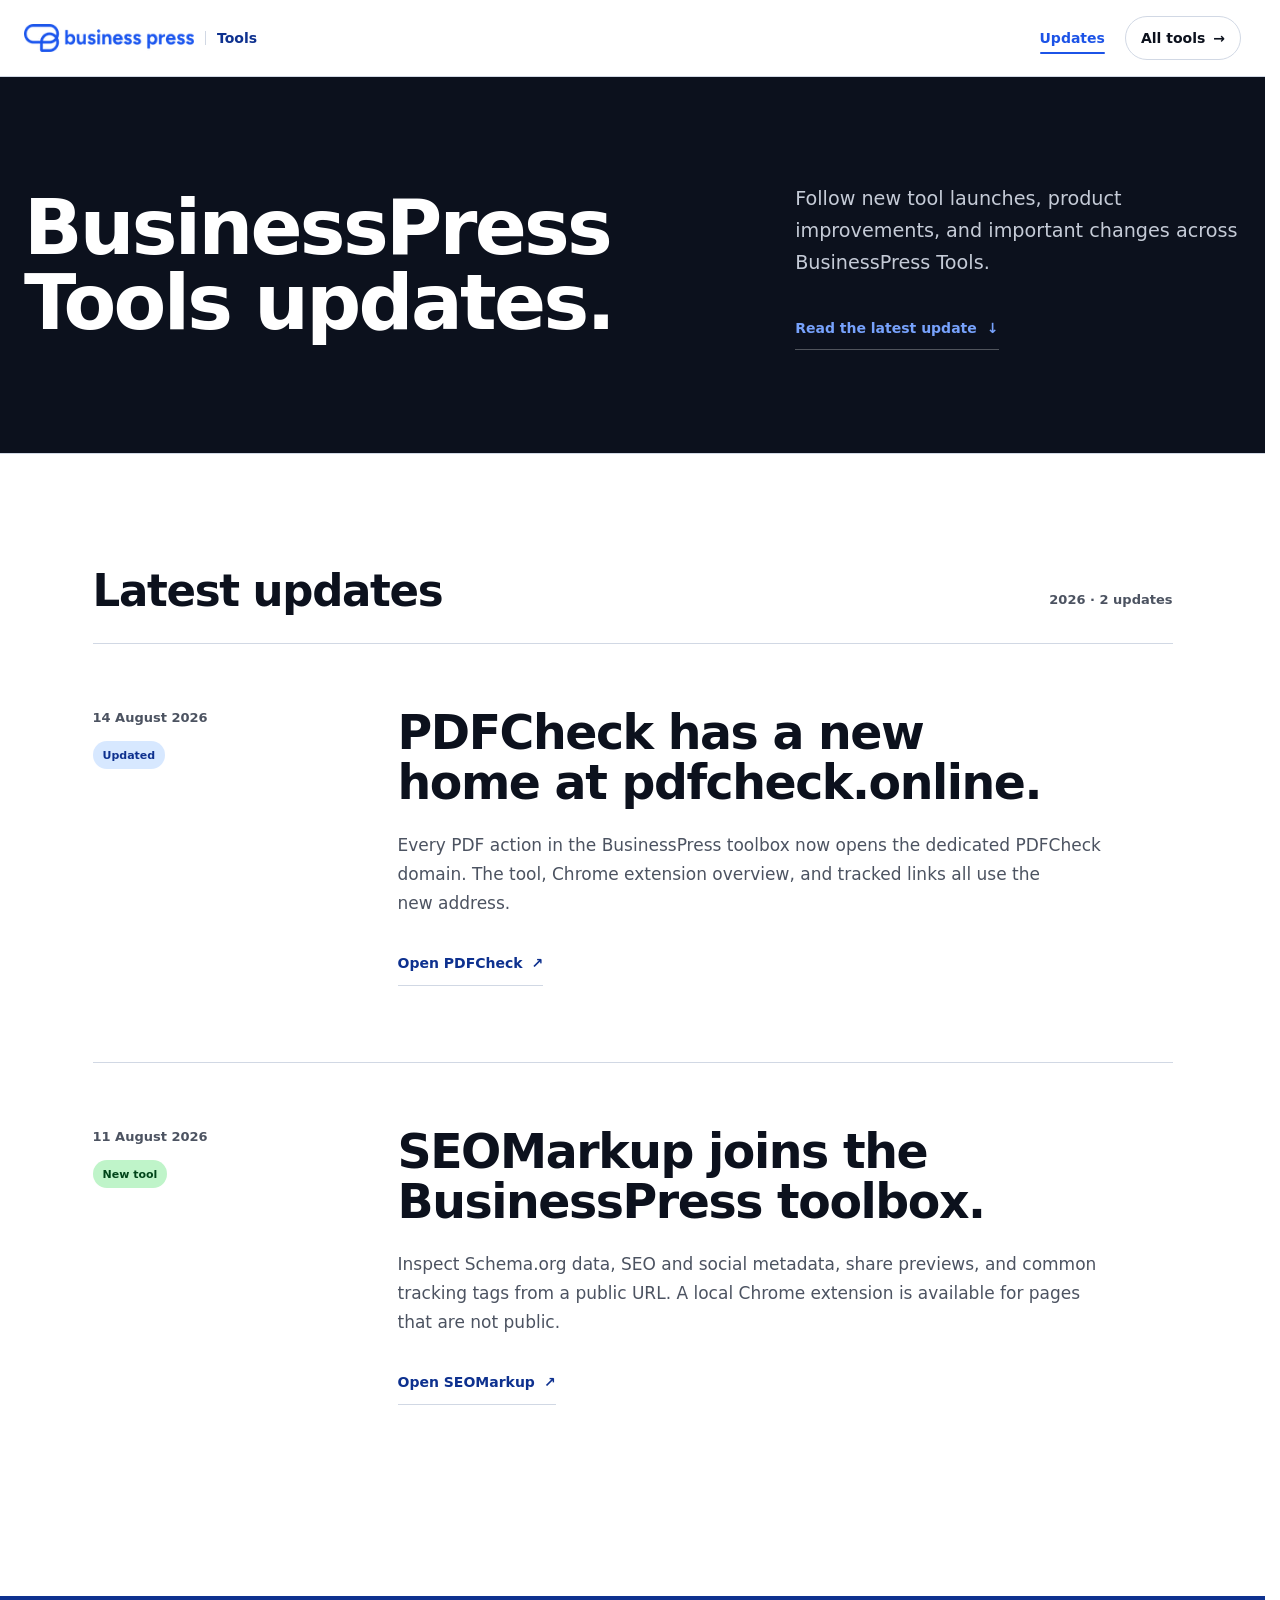
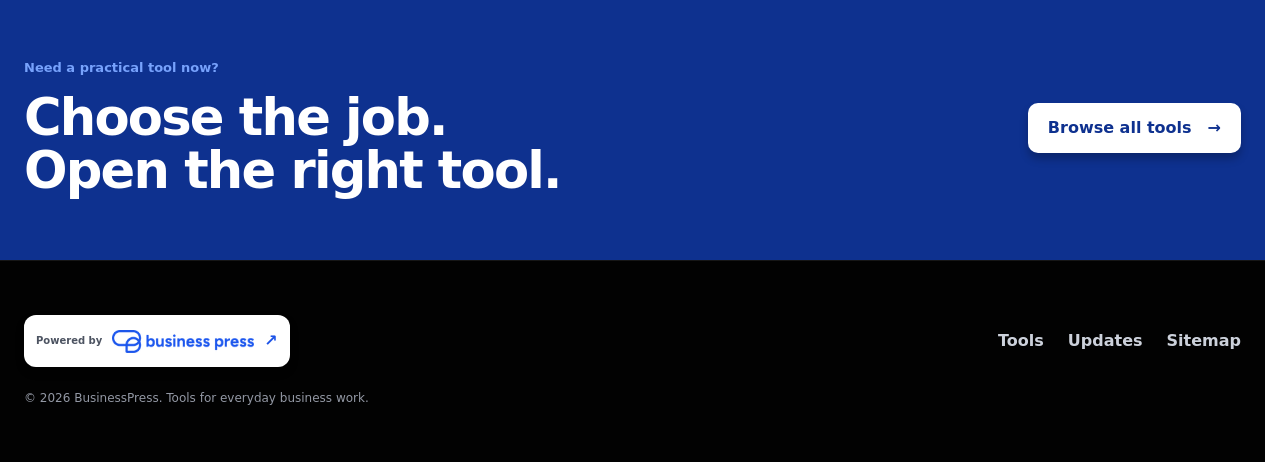
<file: public/updates/index.html>
<!doctype html>
<html lang="en">
<head>
  <meta charset="utf-8">
  <meta name="viewport" content="width=device-width, initial-scale=1">
  <title>BusinessPress Tools Updates | New Tools &amp; Product News</title>
  <meta name="description" content="Read BusinessPress Tools updates about new launches, PDFCheck and SEOMarkup improvements, product news, and important changes.">
  <meta name="robots" content="index,follow,max-image-preview:large">
  <meta name="theme-color" content="#ffffff">
  <link rel="canonical" href="https://tools.businesspress.io/updates/">
  <link rel="icon" href="../favicon.svg?v=2" type="image/svg+xml">
  <link rel="stylesheet" href="../assets/css/site.css?v=21">
  <script defer data-domain="tools.businesspress.io" src="https://stats.businesspress.io/js/script.js"></script>
  <meta property="og:type" content="website">
  <meta property="og:site_name" content="BusinessPress Tools">
  <meta property="og:title" content="BusinessPress Tools Updates | New Tools &amp; Product News">
  <meta property="og:description" content="Follow new BusinessPress tool launches, product improvements, and important changes.">
  <meta property="og:url" content="https://tools.businesspress.io/updates/">
  <meta property="og:image" content="https://tools.businesspress.io/assets/screenshots/pdf.webp">
  <meta name="twitter:card" content="summary_large_image">
  <meta name="twitter:title" content="BusinessPress Tools Updates">
  <meta name="twitter:description" content="New tools, useful improvements, and important changes from the BusinessPress toolbox.">
  <script type="application/ld+json">
    {
      "@context": "https://schema.org",
      "@type": "Blog",
      "@id": "https://tools.businesspress.io/updates/#updates",
      "url": "https://tools.businesspress.io/updates/",
      "name": "BusinessPress Tools updates",
      "description": "New BusinessPress tool launches, product improvements, and important destination changes.",
      "inLanguage": "en",
      "dateModified": "2026-08-14",
      "publisher": {
        "@type": "Organization",
        "name": "BusinessPress",
        "url": "https://businesspress.io/",
        "logo": "https://tools.businesspress.io/assets/brand/businesspress-logo.png"
      },
      "blogPost": [
        {
          "@type": "BlogPosting",
          "headline": "PDFCheck has a new home at pdfcheck.online",
          "datePublished": "2026-08-14",
          "dateModified": "2026-08-14",
          "description": "Every PDF action in the BusinessPress toolbox now opens the dedicated PDFCheck domain.",
          "url": "https://tools.businesspress.io/updates/#pdfcheck-new-home"
        },
        {
          "@type": "BlogPosting",
          "headline": "SEOMarkup joins the BusinessPress toolbox",
          "datePublished": "2026-08-11",
          "dateModified": "2026-08-11",
          "description": "SEOMarkup checks Schema.org data, SEO and social metadata, share previews, and common tracking tags.",
          "url": "https://tools.businesspress.io/updates/#seomarkup-launch"
        }
      ]
    }
  </script>
</head>
<body class="updates-page">
  <a class="skip-link" href="#main-content">Skip to content</a>

  <header class="site-header">
    <div class="shell header-inner">
      <a class="brand" href="/" aria-label="BusinessPress Tools home">
        <img class="brand-logo" src="../assets/brand/businesspress-logo.png" width="200" height="32" alt="BusinessPress">
        <span class="brand-product">Tools</span>
      </a>
      <nav class="header-nav" aria-label="Primary">
        <a class="header-link" href="/updates/" aria-current="page">Updates</a>
        <a class="header-cta" href="/">All tools <span aria-hidden="true">→</span></a>
      </nav>
    </div>
  </header>

  <main id="main-content">
    <header class="updates-hero">
      <div class="shell updates-hero-grid">
        <h1>BusinessPress Tools updates.</h1>
        <div class="updates-hero-intro">
          <p>Follow new tool launches, product improvements, and important changes across BusinessPress Tools.</p>
          <a href="#pdfcheck-new-home">Read the latest update <span aria-hidden="true">↓</span></a>
        </div>
      </div>
    </header>

    <section class="shell updates-stream" id="updates-2026" aria-labelledby="updates-title">
      <header class="updates-stream-heading">
        <h2 id="updates-title">Latest updates</h2>
        <p>2026 <span aria-hidden="true">·</span> 2 updates</p>
      </header>

      <!-- Add each new update above the previous entry and keep the newest date first. -->
      <article class="update-entry" id="pdfcheck-new-home" aria-labelledby="pdfcheck-new-home-title">
        <div class="update-meta">
          <time datetime="2026-08-14">14 August 2026</time>
          <span class="update-type update-type-improved">Updated</span>
        </div>
        <div class="update-copy">
          <h3 id="pdfcheck-new-home-title">PDFCheck has a new home at pdfcheck.online.</h3>
          <p>Every PDF action in the BusinessPress toolbox now opens the dedicated PDFCheck domain. The tool, Chrome extension overview, and tracked links all use the new address.</p>
          <a class="update-action" href="https://pdfcheck.online/?utm_source=tools.businesspress.io&amp;utm_medium=referral&amp;utm_campaign=businesspress_tools_hub" target="_blank" rel="noopener noreferrer">Open PDFCheck <span aria-hidden="true">↗</span></a>
        </div>
      </article>

      <article class="update-entry" id="seomarkup-launch" aria-labelledby="seomarkup-launch-title">
        <div class="update-meta">
          <time datetime="2026-08-11">11 August 2026</time>
          <span class="update-type update-type-new">New tool</span>
        </div>
        <div class="update-copy">
          <h3 id="seomarkup-launch-title">SEOMarkup joins the BusinessPress toolbox.</h3>
          <p>Inspect Schema.org data, SEO and social metadata, share previews, and common tracking tags from a public URL. A local Chrome extension is available for pages that are not public.</p>
          <a class="update-action" href="https://schema.businesspress.io/?utm_source=tools.businesspress.io&amp;utm_medium=referral&amp;utm_campaign=businesspress_tools_hub" target="_blank" rel="noopener noreferrer">Open SEOMarkup <span aria-hidden="true">↗</span></a>
        </div>
      </article>
    </section>

    <section class="updates-cta">
      <div class="shell updates-cta-inner">
        <div>
          <p>Need a practical tool now?</p>
          <h2>Choose the job. Open the right tool.</h2>
        </div>
        <a class="button button-light" href="/">Browse all tools <span aria-hidden="true">→</span></a>
      </div>
    </section>
  </main>

  <footer>
    <div class="shell footer-grid">
      <a class="powered-by" href="https://businesspress.io/?utm_source=tools.businesspress.io&amp;utm_medium=referral&amp;utm_campaign=businesspress_tools_hub" target="_blank" rel="noopener noreferrer" aria-label="Powered by BusinessPress, opens in a new tab">
        <span class="powered-label">Powered by</span>
        <img class="powered-logo" src="../assets/brand/businesspress-logo.png" width="200" height="32" alt="">
        <span class="powered-arrow" aria-hidden="true">↗</span>
      </a>
      <div class="footer-links" aria-label="Site links">
        <a href="/">Tools</a>
        <a href="/updates/" aria-current="page">Updates</a>
        <a href="/sitemap/">Sitemap</a>
      </div>
      <p>© 2026 BusinessPress. Tools for everyday business work.</p>
    </div>
  </footer>
</body>
</html>
</file>
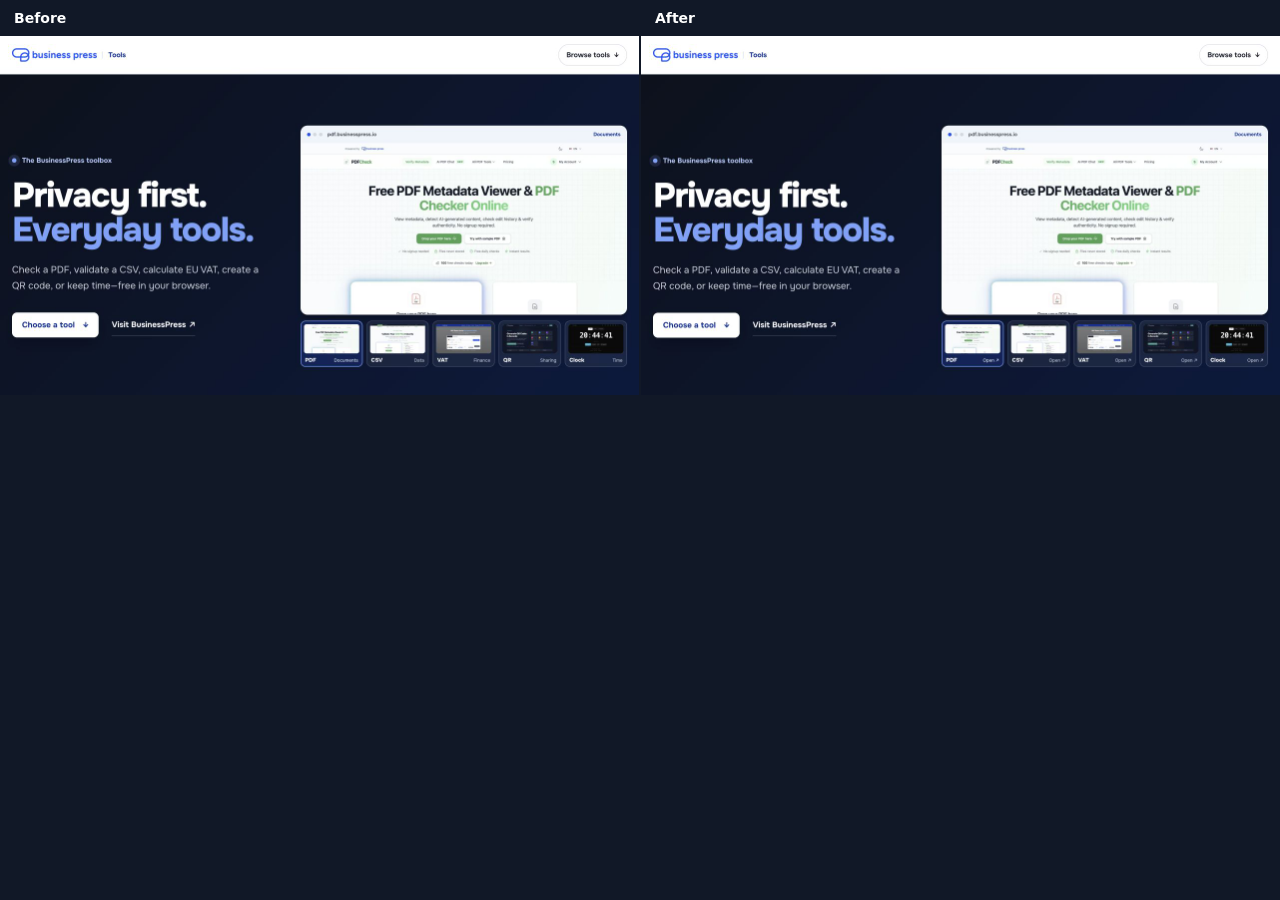
<file: docs/audits/2026-07-11-iteration-1/comparison.html>
<!doctype html>
<html lang="en">
<head>
  <meta charset="utf-8">
  <meta name="viewport" content="width=device-width, initial-scale=1">
  <title>Iteration 1 comparison</title>
  <style>
    body { margin: 0; background: #111827; color: white; font: 600 14px system-ui, sans-serif; }
    main { display: grid; grid-template-columns: 1fr 1fr; gap: 2px; }
    figure { margin: 0; background: #111827; }
    figcaption { padding: 10px 14px; }
    img { display: block; width: 100%; height: auto; }
  </style>
</head>
<body>
  <main>
    <figure><figcaption>Before</figcaption><img src="01-start.png" alt="Homepage before iteration 1"></figure>
    <figure><figcaption>After</figcaption><img src="03-after.png" alt="Homepage after iteration 1"></figure>
  </main>
</body>
</html>
</file>
<file: public/assets/css/site.css>
:root {
  --bg: oklch(1 0 0);
  --surface: oklch(0.965 0.012 264);
  --ink: oklch(0.18 0.025 264);
  --muted: oklch(0.44 0.025 264);
  --primary: oklch(0.72 0.14 264);
  --primary-dark: oklch(0.36 0.16 264);
  --accent: oklch(0.51 0.23 264);
  --line: oklch(0.88 0.018 264);
  --white: oklch(1 0 0);
  --black: oklch(0.08 0 0);
  --radius-sm: 10px;
  --radius-md: 14px;
  --radius-lg: 16px;
  --ease-out-quart: cubic-bezier(.25, 1, .5, 1);
  --shell: min(1240px, calc(100% - 48px));
}

*, *::before, *::after { box-sizing: border-box; }

html {
  scroll-behavior: smooth;
  scroll-padding-top: 92px;
  scrollbar-gutter: stable;
  overflow-x: clip;
}

body {
  margin: 0;
  background: var(--bg);
  color: var(--ink);
  font-family: ui-sans-serif, system-ui, -apple-system, BlinkMacSystemFont, 'Segoe UI', sans-serif;
  font-size: 16px;
  line-height: 1.6;
  -webkit-font-smoothing: antialiased;
  text-rendering: optimizeLegibility;
  overflow-x: hidden;
}

::selection { background: oklch(0.72 0.14 264 / 0.35); color: var(--ink); }

img { display: block; max-width: 100%; }
a { color: inherit; text-decoration: none; }
button, a { -webkit-tap-highlight-color: transparent; }

:focus-visible {
  outline: 3px solid var(--accent);
  outline-offset: 4px;
  border-radius: 4px;
}

.shell { width: var(--shell); margin-inline: auto; }

.skip-link {
  position: fixed;
  z-index: 1000;
  top: 14px;
  left: 14px;
  padding: 10px 16px;
  border-radius: 8px;
  background: var(--ink);
  color: var(--white);
  transform: translateY(-160%);
  transition: transform 180ms var(--ease-out-quart);
}

.skip-link:focus { transform: translateY(0); }

.site-header {
  position: sticky;
  top: 0;
  z-index: 20;
  border-bottom: 1px solid var(--line);
  background: oklch(1 0 0 / 0.88);
  backdrop-filter: blur(18px);
}

.header-inner {
  min-height: 76px;
  display: flex;
  align-items: center;
  justify-content: space-between;
  gap: 28px;
}

.brand { min-height: 44px; display: inline-flex; align-items: center; gap: 11px; font-weight: 600; }
.brand-logo { width: 170px; height: auto; flex: 0 0 auto; }
.brand-product {
  padding-left: 11px;
  border-left: 1px solid var(--line);
  color: var(--primary-dark);
  font-size: 14px;
  font-weight: 700;
  line-height: 1;
}

nav { display: flex; align-items: center; gap: 20px; font-weight: 600; font-size: 14px; }
nav a { min-height: 44px; display: inline-flex; align-items: center; }

.header-nav { gap: 10px; }
.header-link {
  position: relative;
  padding-inline: 10px;
  color: var(--primary-dark);
  transition: color 180ms var(--ease-out-quart);
}
.header-link::after {
  position: absolute;
  right: 10px;
  bottom: 6px;
  left: 10px;
  height: 2px;
  border-radius: 999px;
  background: var(--accent);
  content: '';
  opacity: 0;
  transform: scaleX(0.4);
  transition: opacity 180ms var(--ease-out-quart), transform 180ms var(--ease-out-quart);
}
.header-link:hover,
.header-link[aria-current='page'] { color: var(--accent); }
.header-link:hover::after,
.header-link[aria-current='page']::after { opacity: 1; transform: scaleX(1); }

.header-cta {
  display: inline-flex;
  align-items: center;
  gap: 8px;
  padding: 10px 15px;
  border: 1px solid var(--line);
  border-radius: 999px;
  background: var(--white);
  transition: transform 180ms var(--ease-out-quart), border-color 180ms var(--ease-out-quart), background-color 180ms var(--ease-out-quart);
}

.header-cta:hover { transform: translateY(-2px); border-color: var(--accent); background: var(--surface); }
.header-cta:active { transform: translateY(0); }

.hero-v2 {
  position: relative;
  overflow: clip;
  background: var(--ink);
  color: var(--white);
}

.hero-inner {
  min-height: 590px;
  display: grid;
  grid-template-columns: minmax(0, 0.88fr) minmax(470px, 1.12fr);
  align-items: center;
  gap: clamp(44px, 5vw, 80px);
  padding-block: clamp(70px, 7vw, 94px) clamp(78px, 8vw, 108px);
}

.hero-copy { position: relative; z-index: 2; }

h1, h2, h3, p { text-wrap: pretty; }
h1, h2, h3 { text-wrap: balance; }

h1 {
  margin: 0;
  font-size: clamp(3rem, 5.4vw, 4.4rem);
  line-height: 1;
  letter-spacing: -0.035em;
  font-weight: 800;
}

h1 em { color: var(--primary-dark); font-style: normal; }

.hero-intro {
  max-width: 600px;
  margin: 30px 0 0;
  color: var(--muted);
  font-size: clamp(1.06rem, 1.5vw, 1.22rem);
  line-height: 1.65;
}

.hero-actions { display: flex; align-items: center; gap: 26px; margin-top: 32px; }

.hero-assurances {
  display: flex;
  flex-wrap: wrap;
  gap: 9px 22px;
  margin: 28px 0 0;
  padding: 22px 0 0;
  border-top: 1px solid oklch(1 0 0 / 0.16);
  list-style: none;
  color: oklch(0.82 0.018 264);
  font-size: 12px;
  font-weight: 650;
}

.hero-assurances li { display: flex; align-items: center; gap: 7px; }
.hero-assurances li::before { content: '✓'; color: var(--primary); font-weight: 800; }

.button {
  min-height: 50px;
  display: inline-flex;
  align-items: center;
  justify-content: center;
  gap: 16px;
  padding: 13px 20px;
  border-radius: var(--radius-sm);
  font-weight: 700;
  line-height: 1.2;
  transition: transform 180ms var(--ease-out-quart), box-shadow 180ms var(--ease-out-quart), background-color 180ms var(--ease-out-quart);
}

.button:hover { transform: translateY(-3px); }
.button:active { transform: translateY(1px) scale(0.99); }
.button-primary { background: var(--accent); color: var(--white); box-shadow: 0 12px 26px oklch(0.51 0.23 264 / 0.24); }
.button-primary:hover { box-shadow: 0 16px 34px oklch(0.51 0.23 264 / 0.32); }
.button-dark { background: var(--ink); color: var(--white); }
.button-dark:hover { background: var(--primary-dark); box-shadow: 0 14px 28px oklch(0.36 0.16 264 / 0.22); }

.text-link { min-height: 44px; display: inline-flex; align-items: center; gap: 6px; font-weight: 700; border-bottom: 1px solid var(--line); }
.text-link span { display: inline-block; transition: transform 180ms var(--ease-out-quart); }
.text-link:hover span { transform: translate(3px, -3px); }
.text-link:active { color: var(--primary-dark); }

.hero-v2 h1 em { color: var(--primary); }
.hero-v2 .hero-intro { color: oklch(0.86 0.015 264); }
.hero-v2 .button-primary {
  background: var(--white);
  color: var(--primary-dark);
  box-shadow: 0 12px 26px oklch(0.08 0 0 / 0.2);
}
.hero-v2 .button-primary:hover {
  background: var(--primary);
  color: var(--ink);
  box-shadow: 0 16px 34px oklch(0.08 0 0 / 0.28);
}
.hero-v2 .text-link {
  border-color: oklch(1 0 0 / 0.26);
  color: var(--white);
}
.hero-v2 .text-link:active { color: var(--primary); }

.hero-visual {
  min-width: 0;
}

.tool-deck {
  width: 100%;
  max-width: 680px;
  display: flex;
  flex-direction: column;
}

.tool-deck-preview {
  aspect-ratio: 1470 / 775;
  display: grid;
  grid-template-rows: auto minmax(0, 1fr);
  overflow: hidden;
  border: 1px solid oklch(1 0 0 / 0.24);
  border-radius: var(--radius-md);
  background: var(--white);
  box-shadow: 0 6px 8px oklch(0.08 0 0 / 0.3);
}

.tool-deck-window-bar {
  min-height: 34px;
  display: flex;
  align-items: center;
  gap: 10px;
  padding: 7px 12px;
  background: var(--surface);
  color: var(--muted);
  font-size: 10px;
  font-weight: 650;
  line-height: 1.2;
}

.tool-deck-window-bar > [data-tool-preview-category] {
  margin-left: auto;
  color: var(--primary-dark);
}

.tool-deck-window-dots {
  display: inline-flex;
  gap: 5px;
}

.tool-deck-window-dots i {
  width: 7px;
  height: 7px;
  border-radius: 50%;
  background: var(--line);
}

.tool-deck-window-dots i:first-child { background: var(--accent); }

.tool-deck-preview-image {
  width: 100%;
  height: 100%;
  object-fit: contain;
}

.tool-deck-heading {
  margin: 16px 0 0;
  color: oklch(0.84 0.018 264);
  font-size: 12px;
  font-weight: 750;
}

.tool-deck-options {
  display: grid;
  grid-template-columns: repeat(6, minmax(0, 1fr));
  align-items: stretch;
  gap: 8px;
  margin-top: 8px;
  scroll-margin-top: 96px;
}

.tool-deck-option {
  min-height: 44px;
  display: grid;
  gap: 7px;
  padding: 6px;
  border: 1px solid oklch(1 0 0 / 0.2);
  border-radius: var(--radius-sm);
  background: oklch(1 0 0 / 0.06);
  color: var(--white);
  transition: border-color 180ms var(--ease-out-quart), background-color 180ms var(--ease-out-quart), box-shadow 180ms var(--ease-out-quart);
}

.tool-deck-option:hover {
  border-color: oklch(0.72 0.14 264 / 0.72);
  background: oklch(1 0 0 / 0.1);
}

.tool-deck-option.is-active {
  border-color: var(--primary);
  background: oklch(0.51 0.23 264 / 0.22);
  box-shadow: inset 0 0 0 1px oklch(0.72 0.14 264 / 0.24);
}

.tool-deck-option:focus-visible {
  outline-color: var(--primary);
  outline-offset: 3px;
}

.tool-deck-option img {
  width: 100%;
  height: auto;
  object-fit: contain;
  border-radius: 5px;
  background: var(--white);
}

.tool-deck-option span {
  display: flex;
  align-items: baseline;
  justify-content: space-between;
  gap: 6px;
  padding-inline: 2px;
  line-height: 1.2;
}

.tool-deck-option strong { font-size: 10px; }
.tool-deck-option small { color: oklch(0.82 0.025 264); font-size: 9px; font-weight: 500; }
.tool-deck-option.is-active small { color: oklch(0.92 0.02 264); }

.toolbox { padding-block: clamp(24px, 3vw, 40px) 0; }

.closing h2 { max-width: 13ch; margin: 0; color: var(--white); font-size: clamp(2.35rem, 4.2vw, 3.75rem); line-height: 1.02; letter-spacing: -0.035em; }

.tool-row {
  --tool-tint: oklch(0.94 0.05 145);
  display: grid;
  grid-template-columns: minmax(300px, 0.95fr) minmax(0, 1.05fr);
  align-items: center;
  gap: clamp(48px, 5vw, 76px);
  padding-block: clamp(58px, 7vw, 88px);
  border-top: 1px solid var(--line);
  scroll-margin-top: 96px;
}

.tool-row:last-child { border-bottom: 1px solid var(--line); }
.tool-row-reverse { grid-template-columns: minmax(0, 1.05fr) minmax(300px, 0.95fr); }
.tool-row-reverse .tool-copy { order: 2; }
.tool-row-reverse .screenshot-wrap { order: 1; }
.tool-csv { --tool-tint: oklch(0.94 0.05 145); }
.tool-vat { --tool-tint: oklch(0.93 0.045 250); }
.tool-qr { --tool-tint: oklch(0.92 0.055 195); }
.tool-clock { --tool-tint: oklch(0.91 0.012 220); }
.tool-schema { --tool-tint: oklch(0.94 0.04 264); }

.tool-row-compact {
  grid-template-columns: minmax(280px, 0.82fr) minmax(0, 0.78fr);
  gap: clamp(42px, 5vw, 68px);
  padding-block: clamp(42px, 5vw, 60px);
}
.tool-row-compact.tool-row-reverse { grid-template-columns: minmax(0, 0.78fr) minmax(280px, 0.82fr); }
.tool-row-compact .screenshot-wrap { width: min(100%, 500px); }
.tool-row-compact .tool-copy h2 { font-size: clamp(1.65rem, 2.3vw, 2.25rem); }
.tool-row-compact .tool-copy > p { margin-block: 18px 24px; }

.tool-category { display: inline-flex; align-items: center; gap: 9px; margin-bottom: 22px; color: var(--primary-dark); font-size: 13px; font-weight: 700; }
.tool-category::before { content: ''; width: 7px; height: 7px; border-radius: 50%; background: var(--accent); box-shadow: 0 0 0 5px oklch(0.51 0.23 264 / 0.1); }
.tool-copy h2 { margin: 0; font-size: clamp(1.75rem, 2.6vw, 2.55rem); line-height: 1.1; letter-spacing: -0.028em; }
.tool-copy > p { max-width: 46ch; margin: 23px 0; color: var(--muted); font-size: 17px; }

.feature-list { display: grid; gap: 9px; margin: 0 0 30px; padding: 0; list-style: none; font-size: 14px; font-weight: 600; }
.feature-list li { display: flex; align-items: center; gap: 10px; }
.feature-list li::before { content: '✓'; color: var(--primary-dark); font-weight: 800; }

.tool-actions { display: flex; flex-wrap: wrap; align-items: center; gap: 14px; }
.chrome-store-badge { min-height: 50px; display: inline-flex; align-items: center; transition: transform 180ms var(--ease-out-quart), opacity 180ms var(--ease-out-quart); }
.chrome-store-badge:hover { transform: translateY(-2px); opacity: 0.86; }
.chrome-store-badge:active { transform: translateY(0); }
.chrome-store-badge img { width: 174px; height: auto; }
.extension-overview { min-height: 44px; display: inline-flex; align-items: center; gap: 6px; margin-top: 7px; color: var(--primary-dark); font-size: 13px; font-weight: 700; }
.extension-overview:hover { color: var(--accent); }

.screenshot-wrap {
  position: relative;
  display: block;
  width: min(100%, 620px);
  justify-self: end;
  padding: clamp(12px, 1.7vw, 22px);
  border-radius: var(--radius-lg);
  background: var(--tool-tint);
  transition: background-color 220ms var(--ease-out-quart), box-shadow 220ms var(--ease-out-quart);
}

.tool-row-reverse .screenshot-wrap { justify-self: start; }
.screenshot-wrap:hover { background: color-mix(in oklch, var(--tool-tint) 84%, var(--accent)); box-shadow: 0 18px 44px oklch(0.18 0.025 264 / 0.1); }
.screenshot-wrap:active { box-shadow: 0 8px 20px oklch(0.18 0.025 264 / 0.08); }
.screenshot-wrap img { width: 100%; height: auto; object-fit: contain; border: 1px solid oklch(0.82 0.02 264); border-radius: 10px; box-shadow: 0 5px 8px oklch(0.18 0.025 264 / 0.1); }

.screenshot-label {
  position: absolute;
  z-index: 2;
  right: clamp(22px, 3vw, 38px);
  bottom: 0;
  min-height: 34px;
  display: inline-flex;
  align-items: center;
  gap: 8px;
  padding: 7px 12px;
  border-radius: 8px 8px 0 0;
  background: var(--ink);
  color: var(--white);
  font-size: 10px;
  font-weight: 700;
}

.faq-heading h2 {
  margin: 0;
  font-size: clamp(2.2rem, 4vw, 3.55rem);
  line-height: 1.04;
  letter-spacing: -0.035em;
}

.faq-heading p {
  max-width: 60ch;
  margin: 22px 0 0;
  color: var(--muted);
  font-size: 17px;
}

.faq-section {
  padding-block: clamp(86px, 10vw, 136px);
  border-top: 1px solid var(--line);
  background: var(--white);
}

.faq-layout {
  display: grid;
  grid-template-columns: minmax(260px, 0.72fr) minmax(0, 1.28fr);
  align-items: start;
  gap: clamp(52px, 8vw, 120px);
}

.faq-heading {
  position: sticky;
  top: 116px;
}

.faq-heading h2 { font-size: clamp(2.15rem, 3.6vw, 3.35rem); }
.faq-heading a {
  min-height: 44px;
  display: inline-flex;
  align-items: center;
  gap: 8px;
  margin-top: 28px;
  color: var(--primary-dark);
  font-size: 14px;
  font-weight: 750;
  border-bottom: 1px solid var(--line);
}

.faq-list { border-top: 1px solid var(--line); }
.faq-list details { border-bottom: 1px solid var(--line); }
.faq-list summary {
  position: relative;
  min-height: 76px;
  display: flex;
  align-items: center;
  padding: 20px 54px 20px 0;
  color: var(--ink);
  font-size: 18px;
  font-weight: 720;
  line-height: 1.35;
  cursor: pointer;
  list-style: none;
}

.faq-list summary::-webkit-details-marker { display: none; }
.faq-list summary::after {
  content: '+';
  position: absolute;
  right: 4px;
  color: var(--accent);
  font-size: 26px;
  font-weight: 500;
}

.faq-list details[open] summary::after { content: '−'; }
.faq-list summary:hover { color: var(--primary-dark); }
.faq-list details p { max-width: 64ch; margin: -2px 54px 24px 0; color: var(--muted); font-size: 15px; }

.closing-section {
  overflow: hidden;
  border-top: 1px solid oklch(0.72 0.14 264 / 0.35);
  background: var(--ink);
  color: var(--white);
}

.closing {
  min-height: 320px;
  display: grid;
  grid-template-columns: minmax(0, 1fr) minmax(280px, 360px);
  align-items: center;
  gap: clamp(52px, 7vw, 96px);
  padding-block: clamp(64px, 7vw, 88px);
}

.closing-copy { max-width: 760px; }
.closing-intro { max-width: 58ch; margin: 24px 0 0; color: oklch(0.84 0.018 264); font-size: 17px; line-height: 1.65; }
.closing-action { display: grid; align-content: center; gap: 14px; padding-left: clamp(32px, 4vw, 56px); border-left: 1px solid oklch(1 0 0 / 0.18); }
.button-light { width: fit-content; background: var(--white); color: var(--primary-dark); box-shadow: 0 6px 8px oklch(0.08 0 0 / 0.24); }
.button-light:hover { background: var(--primary); color: var(--ink); box-shadow: 0 8px 8px oklch(0.08 0 0 / 0.3); }
.closing-secondary { min-height: 44px; width: fit-content; display: inline-flex; align-items: center; gap: 7px; border-bottom: 1px solid oklch(1 0 0 / 0.22); color: oklch(0.82 0.018 264); font-size: 13px; font-weight: 700; }
.closing-secondary:hover { border-color: var(--primary); color: var(--white); }

footer { border-top: 1px solid oklch(1 0 0 / 0.08); background: var(--black); color: var(--white); }
.footer-grid { display: grid; grid-template-columns: 1fr auto; align-content: center; align-items: center; gap: 22px 28px; padding-block: 54px; }
.powered-by {
  width: fit-content;
  min-height: 52px;
  display: inline-flex;
  align-items: center;
  gap: 10px;
  padding: 9px 12px;
  border-radius: 12px;
  background: var(--white);
  color: var(--ink);
  box-shadow: 0 5px 8px oklch(0.08 0 0 / 0.22);
  transition: transform 180ms var(--ease-out-quart), background-color 180ms var(--ease-out-quart), box-shadow 180ms var(--ease-out-quart);
}
.powered-by:hover { transform: translateY(-2px); background: var(--surface); box-shadow: 0 7px 8px oklch(0.08 0 0 / 0.28); }
.powered-by:active { transform: translateY(0); }
.powered-label { color: var(--muted); font-size: 10px; font-weight: 700; line-height: 1; white-space: nowrap; }
.powered-logo { width: 142px; height: auto; }
.powered-arrow { color: var(--accent); font-weight: 800; transition: transform 180ms var(--ease-out-quart); }
.powered-by:hover .powered-arrow { transform: translate(2px, -2px); }
.footer-links { display: flex; flex-wrap: wrap; justify-content: flex-end; gap: 24px; font-weight: 600; }
.footer-links a { min-width: 44px; min-height: 44px; display: inline-flex; align-items: center; justify-content: center; color: oklch(0.86 0.015 264); }
.footer-links a:hover { color: var(--primary); }
.footer-links a:active { color: var(--white); }
.footer-grid > p { grid-column: 1 / -1; margin: 0; color: oklch(0.68 0.018 264); font-size: 12px; }

.updates-hero {
  border-bottom: 1px solid var(--line);
  background: var(--ink);
  color: var(--white);
}
.updates-hero-grid {
  min-height: 360px;
  display: grid;
  grid-template-columns: minmax(0, 1.08fr) minmax(320px, 0.72fr);
  align-items: center;
  gap: clamp(52px, 8vw, 116px);
  padding-block: clamp(72px, 8vw, 104px);
}
.updates-hero h1 { max-width: 760px; margin: 0; font-size: clamp(3.25rem, 6.3vw, 4.8rem); line-height: 0.98; letter-spacing: -0.035em; text-wrap: balance; }
.updates-hero-intro { max-width: 520px; padding-top: 4px; }
.updates-hero-intro p { margin: 0; color: oklch(0.84 0.018 264); font-size: clamp(1.08rem, 1.5vw, 1.22rem); line-height: 1.65; }
.updates-hero-intro a { min-height: 44px; width: fit-content; display: inline-flex; align-items: center; gap: 10px; margin-top: 28px; border-bottom: 1px solid oklch(1 0 0 / 0.28); color: var(--primary); font-size: 14px; font-weight: 750; }
.updates-hero-intro a:hover { border-color: var(--primary); color: var(--white); }
.updates-hero-intro a span { transition: transform 180ms var(--ease-out-quart); }
.updates-hero-intro a:hover span { transform: translateY(3px); }

.updates-stream { max-width: 1080px; padding-block: clamp(72px, 9vw, 120px); }
.updates-stream-heading { display: flex; align-items: end; justify-content: space-between; gap: 32px; padding-bottom: 28px; }
.updates-stream-heading h2 { margin: 0; font-size: clamp(2rem, 3.4vw, 3rem); line-height: 1.05; letter-spacing: -0.03em; }
.updates-stream-heading p { margin: 0 0 4px; color: var(--muted); font-size: 13px; font-weight: 650; }

.update-entry {
  display: grid;
  grid-template-columns: minmax(150px, 0.28fr) minmax(0, 1fr);
  gap: clamp(40px, 7vw, 88px);
  padding: clamp(44px, 5vw, 64px) 0 clamp(52px, 6vw, 76px);
  border-top: 1px solid var(--line);
  scroll-margin-top: 110px;
}
.update-meta { display: flex; align-items: flex-start; flex-direction: column; gap: 13px; }
.update-meta time { color: var(--muted); font-size: 13px; font-weight: 650; }
.update-type { display: inline-flex; align-items: center; min-height: 28px; padding: 4px 10px; border-radius: 999px; font-size: 11px; font-weight: 800; }
.update-type-improved { background: oklch(0.93 0.05 264); color: var(--primary-dark); }
.update-type-new { background: oklch(0.92 0.08 150); color: oklch(0.34 0.1 150); }
.update-copy h3 { max-width: 760px; margin: 0; font-size: clamp(2rem, 3.7vw, 3rem); line-height: 1.07; letter-spacing: -0.03em; text-wrap: balance; }
.update-copy p { max-width: 66ch; margin: 22px 0 0; color: var(--muted); font-size: 17px; line-height: 1.7; }
.update-action { min-height: 44px; display: inline-flex; align-items: center; gap: 9px; margin-top: 24px; border-bottom: 1px solid var(--line); color: var(--primary-dark); font-size: 14px; font-weight: 780; }
.update-action:hover { border-color: var(--accent); color: var(--accent); }

.updates-cta { background: var(--primary-dark); color: var(--white); }
.updates-cta-inner { min-height: 250px; display: flex; align-items: center; justify-content: space-between; gap: 42px; padding-block: 62px; }
.updates-cta p { margin: 0 0 12px; color: var(--primary); font-size: 13px; font-weight: 800; }
.updates-cta h2 { max-width: 720px; margin: 0; font-size: clamp(2rem, 4vw, 3.25rem); line-height: 1.05; letter-spacing: -0.035em; }

.sitemap-shell { padding-bottom: clamp(88px, 10vw, 140px); }
.sitemap-breadcrumb { min-height: 62px; display: flex; align-items: center; gap: 10px; color: var(--muted); font-size: 13px; font-weight: 650; }
.sitemap-breadcrumb a { color: var(--accent); }
.sitemap-intro { padding: 68px 0 74px; border-bottom: 1px solid var(--line); }
.sitemap-intro h1 { max-width: 840px; margin: 0; font-size: clamp(3.1rem, 7vw, 5.2rem); line-height: 0.98; letter-spacing: -0.035em; text-wrap: balance; }
.sitemap-intro p { max-width: 58ch; margin: 24px 0 0; color: var(--muted); font-size: 20px; }
.sitemap-group { display: grid; grid-template-columns: minmax(180px, 0.42fr) minmax(0, 1fr); gap: clamp(38px, 7vw, 90px); padding-top: 68px; }
.sitemap-group h2 { margin: 0; font-size: 23px; letter-spacing: -0.025em; }
.sitemap-links { display: block; border-top: 1px solid var(--line); }
.sitemap-links a { min-height: 80px; display: grid; grid-template-columns: minmax(180px, 0.65fr) minmax(0, 1.35fr) auto; align-items: center; gap: 22px; padding: 16px 0; border-bottom: 1px solid var(--line); }
.sitemap-links a::after { color: var(--accent); font-size: 20px; content: '→'; }
.sitemap-links span { font-weight: 760; letter-spacing: -0.015em; }
.sitemap-links small { color: var(--muted); font-size: 14px; }
.sitemap-links a:hover span { color: var(--accent); }

.noscript { margin: 0; padding: 12px; background: var(--accent); color: var(--white); text-align: center; font-weight: 700; }

.motion-ready [data-reveal] { transform: translateY(14px); transition: transform 480ms var(--ease-out-quart); }
.motion-ready [data-reveal].is-visible { transform: none; }

@media (max-width: 1100px) {
  .hero-inner { grid-template-columns: minmax(0, 0.9fr) minmax(430px, 1.1fr); gap: 44px; }
}

@media (max-width: 959px) {
  :root { --shell: min(100% - 40px, 760px); }
  .hero-inner { min-height: 0; grid-template-columns: 1fr; padding-block: 72px 96px; }
  .hero-copy { max-width: 720px; }
  .hero-visual { width: min(680px, 100%); margin: 4px auto 0; }
  .tool-deck { max-width: none; }
  .tool-row, .tool-row-reverse { grid-template-columns: 1fr; gap: 50px; }
  .tool-row-compact, .tool-row-compact.tool-row-reverse { grid-template-columns: 1fr; gap: 32px; }
  .tool-row-reverse .tool-copy, .tool-row-reverse .screenshot-wrap { order: initial; }
  .tool-copy { max-width: 620px; }
  .screenshot-wrap, .tool-row-reverse .screenshot-wrap { justify-self: start; }
  .faq-layout { grid-template-columns: 1fr; gap: 48px; }
  .faq-heading { position: static; max-width: 680px; }
  .updates-hero-grid { min-height: 0; grid-template-columns: 1fr; gap: 30px; }
  .updates-hero-intro { max-width: 640px; }
  .closing { min-height: 0; grid-template-columns: 1fr; gap: 42px; }
  .closing-action { padding: 34px 0 0; border-top: 1px solid oklch(1 0 0 / 0.18); border-left: 0; }
}

@media (max-width: 639px) {
  :root { --shell: calc(100% - 40px); }
  .header-inner { min-height: 68px; gap: 8px; }
  .brand { gap: 7px; }
  .brand-logo { width: 124px; }
  .site-header .brand-product { display: inline; padding-left: 7px; font-size: 11px; }
  .header-nav { gap: 2px; }
  .header-link { padding-inline: 6px; font-size: 12px; }
  .header-cta { padding: 9px 10px; font-size: 12px; white-space: nowrap; }
  .hero-inner { gap: 30px; padding-block: 52px 68px; }
  h1 { font-size: clamp(2.65rem, 12.8vw, 3.45rem); }
  .hero-intro { font-size: 1.05rem; }
  .hero-actions { align-items: stretch; margin-top: 26px; }
  .hero-assurances { gap: 8px 16px; margin-top: 24px; padding-top: 18px; }
  .button { width: 100%; }
  .tool-actions { align-items: flex-start; flex-direction: column; }
  .text-link { align-self: flex-start; }
  .hero-visual { width: 100%; }
  .tool-deck-heading { order: 1; margin-top: 0; }
  .tool-deck-options {
    order: 2;
    grid-template-columns: repeat(2, minmax(0, 1fr));
    gap: 8px;
    margin-top: 8px;
  }
  .tool-deck-preview { order: 3; margin-top: 12px; }
  .tool-deck-window-bar { font-size: 9px; }
  .tool-deck-option { min-height: 54px; align-content: center; padding: 9px 10px; }
  .tool-deck-option img { display: none; }
  .tool-deck-option span { align-items: center; }
  .tool-deck-option strong { font-size: 11px; }
  .toolbox { padding-block: 24px 0; }
  .tool-row { padding-block: 58px; gap: 34px; }
  .tool-row-compact { padding-block: 44px; gap: 26px; }
  .tool-row-compact .screenshot-wrap { width: min(86%, 500px); }
  .tool-copy > p { font-size: 16px; }
  .screenshot-wrap { padding: 9px; }
  .screenshot-label { right: 16px; font-size: 11px; }
  .faq-section { padding-block: 64px; }
  .faq-heading h2 { font-size: 2.2rem; }
  .faq-list summary { min-height: 70px; padding-right: 44px; font-size: 16px; }
  .faq-list details p { margin-right: 36px; }
  .closing h2 { font-size: 2.15rem; }
  .closing { gap: 28px; padding-block: 56px; }
  .button-light { width: 100%; }
  .footer-grid { grid-template-columns: 1fr; padding-block: 62px; }
  .footer-links { justify-content: flex-start; }
  .footer-grid > p { grid-column: auto; font-size: 14px; }
  .updates-hero-grid { padding-block: 58px 64px; }
  .updates-hero h1 { font-size: clamp(2.75rem, 13vw, 3.45rem); }
  .updates-hero-intro p { font-size: 1.05rem; }
  .updates-hero-intro a { margin-top: 22px; }
  .updates-stream { padding-block: 62px; }
  .updates-stream-heading { align-items: start; flex-direction: column; gap: 10px; padding-bottom: 24px; }
  .update-entry { grid-template-columns: 1fr; gap: 24px; padding-block: 48px; }
  .update-meta { flex-direction: row; flex-wrap: wrap; align-items: center; }
  .update-copy h3 { font-size: 2rem; }
  .updates-cta-inner { align-items: flex-start; flex-direction: column; }
  .sitemap-intro { padding: 48px 0 54px; }
  .sitemap-group { grid-template-columns: 1fr; gap: 18px; padding-top: 54px; }
  .sitemap-links a { grid-template-columns: 1fr auto; gap: 4px 16px; }
  .sitemap-links small { grid-column: 1; }
  .sitemap-links a::after { grid-column: 2; grid-row: 1 / 3; }
}

@media (max-width: 359px) {
  .brand-logo { width: 118px; }
  .site-header .brand-product { display: none; }
  .header-link { padding-inline: 4px; }
  .header-cta { padding-inline: 9px; }
}

@media (prefers-reduced-motion: reduce) {
  html { scroll-behavior: auto; }
  *, *::before, *::after { animation-duration: 0.01ms !important; animation-iteration-count: 1 !important; transition-duration: 0.01ms !important; }
  .motion-ready [data-reveal] { transform: none; }
}
</file>
